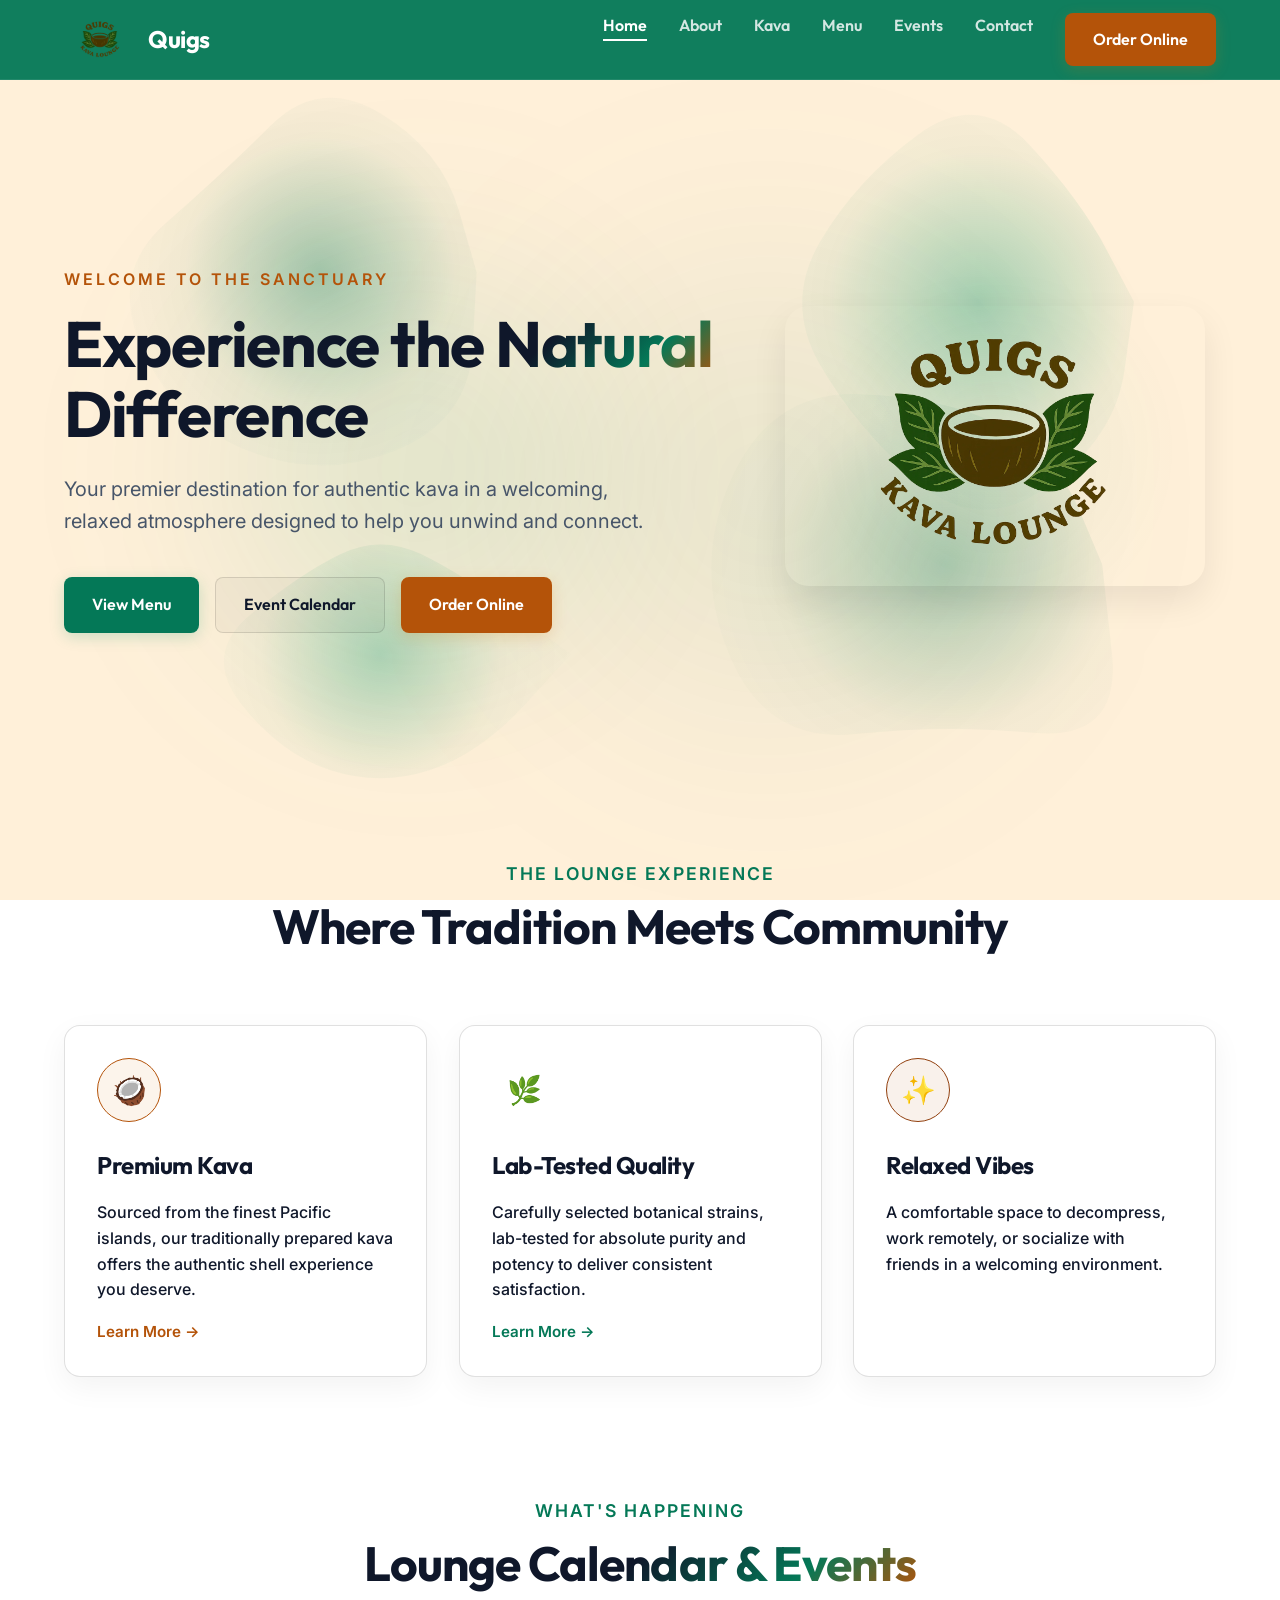
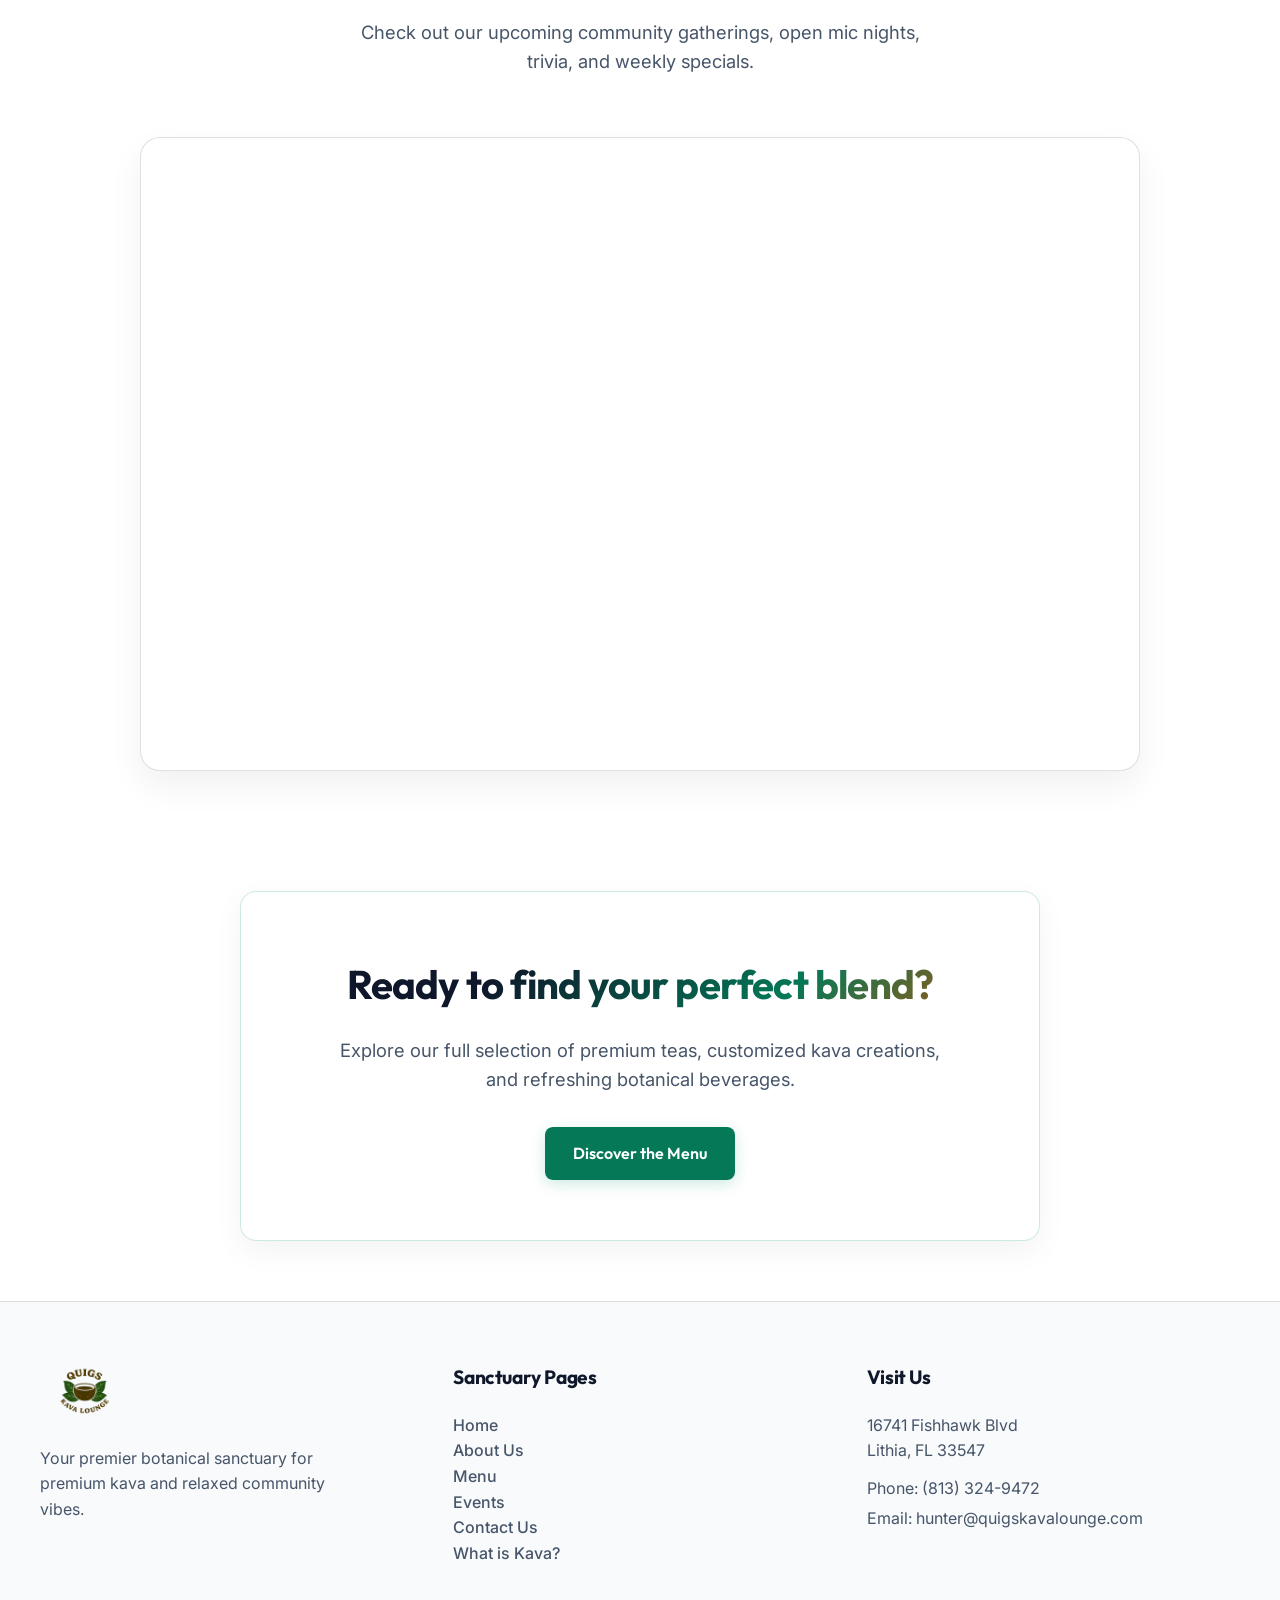
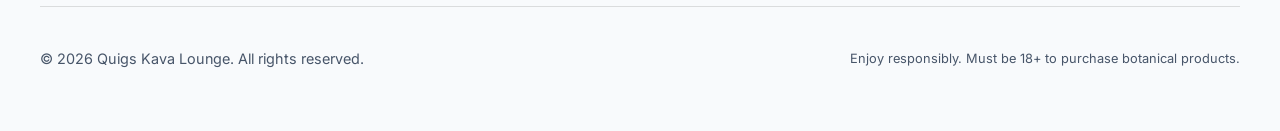
<file: index.html>
<!DOCTYPE html>
<html lang="en">
<head>
  <meta charset="UTF-8">
  <script>document.documentElement.classList.add('js')</script>
  <meta name="viewport" content="width=device-width, initial-scale=1.0">
  <title>Quigs Kava Lounge | Premium Kava, FL</title>
  <meta name="description" content="Welcome to Quigs Kava Lounge, Fishhawk's premier botanical sanctuary. Enjoy our premium noble kava, nitro cold brews, and relaxed community vibes.">
  <meta name="keywords" content="kava lounge Fishhawk FL, botanical drinks, kava bar, community lounge Tampa, noble kava shells">
  
  <!-- Open Graph / Facebook -->
  <meta property="og:type" content="website">
  <meta property="og:url" content="https://quigskavalounge.com/">
  <meta property="og:title" content="Quigs Kava Lounge | Premium Kava, FL">
  <meta property="og:description" content="Welcome to Quigs Kava Lounge, Fishhawk's premier botanical sanctuary. Enjoy our premium noble kava, nitro cold brews, and relaxed community vibes.">
  <meta property="og:image" content="assets/ChatGPT-Image-Sep-7-2025-09_18_59-PM-2 (2).webp">

  <!-- Twitter -->
  <meta property="twitter:card" content="summary_large_image">
  <meta property="twitter:url" content="https://quigskavalounge.com/">
  <meta property="twitter:title" content="Quigs Kava Lounge | Premium Kava, FL">
  <meta property="twitter:description" content="Welcome to Quigs Kava Lounge, Fishhawk's premier botanical sanctuary. Enjoy our premium noble kava, nitro cold brews, and relaxed community vibes.">
  <meta property="twitter:image" content="assets/ChatGPT-Image-Sep-7-2025-09_18_59-PM-2 (2).webp">

  <!-- Favicons -->
  <link rel="shortcut icon" href="assets/favicon.ico" type="image/x-icon">
  <link rel="icon" type="image/png" sizes="32x32" href="assets/favicon-32x32.png">
  <link rel="icon" type="image/png" sizes="16x16" href="assets/favicon-16x16.png">
  <link rel="apple-touch-icon" sizes="180x180" href="assets/apple-touch-icon.png">

  <link rel="canonical" href="https://quigskavalounge.com/index">

  <script type="application/ld+json">
  {
    "@context": "https://schema.org",
    "@type": "BarOrPub",
    "name": "Quigs Kava Lounge",
    "image": "https://quigskavalounge.com/assets/ChatGPT-Image-Sep-7-2025-09_18_59-PM-2%20(2).webp",
    "@id": "https://quigskavalounge.com/#bar",
    "url": "https://quigskavalounge.com/",
    "telephone": "+1-813-324-9472",
    "priceRange": "$$",
    "address": {
      "@type": "PostalAddress",
      "streetAddress": "16741 Fishhawk Blvd",
      "addressLocality": "Lithia",
      "addressRegion": "FL",
      "postalCode": "33547",
      "addressCountry": "US"
    },
    "geo": {
      "@type": "GeoCoordinates",
      "latitude": 27.8635,
      "longitude": -82.2155
    },
    "openingHoursSpecification": [
      {
        "@type": "OpeningHoursSpecification",
        "dayOfWeek": [
          "Monday",
          "Tuesday",
          "Wednesday",
          "Thursday",
          "Friday",
          "Saturday"
        ],
        "opens": "06:30",
        "closes": "22:00"
      },
      {
        "@type": "OpeningHoursSpecification",
        "dayOfWeek": "Sunday",
        "opens": "07:30",
        "closes": "22:00"
      }
    ],
    "sameAs": [
      "https://www.doordash.com/store/37634714?utm_source=mx_share&aw=DsOUaVheNmi1_CI4"
    ]
  }
  </script>

  <link rel="stylesheet" href="css/style.css">
  <script src="js/background.js" defer></script>
  <script src="js/main.js" defer></script>
  <!-- Google tag (gtag.js) -->
  <script async src="https://www.googletagmanager.com/gtag/js?id=G-9ZS2SCTGL8"></script>
  <script>
    window.dataLayer = window.dataLayer || [];
    function gtag(){dataLayer.push(arguments);}
    gtag('js', new Date());
    gtag('config', 'G-9ZS2SCTGL8');
  </script>

</head>
<body>
  <!-- Interactive Canvas Background -->
  <canvas id="bg-canvas"></canvas>
  <div class="bg-glow-container">
    <div class="bg-glow-1"></div>
    <div class="bg-glow-2"></div>
  </div>

  <!-- Navigation Bar -->
  <nav class="navbar">
    <div class="nav-container">
      <a href="/" class="nav-brand">
        <img src="assets/ChatGPT-Image-Sep-7-2025-09_18_59-PM-2 (2).webp" alt="Quigs Kava Lounge" class="nav-logo">
        <span class="nav-title">Quigs</span>
      </a>
      <ul class="nav-menu" id="nav-menu" aria-hidden="true">
        <li><a href="/" class="nav-link">Home</a></li>
        <li><a href="about" class="nav-link">About</a></li>
        <li><a href="kava" class="nav-link">Kava</a></li>
<li><a href="menu" class="nav-link">Menu</a></li>
        <li><a href="events" class="nav-link">Events</a></li>
        <li><a href="contact" class="nav-link">Contact</a></li>
        <li class="nav-cta-item"><a href="https://www.doordash.com/store/37634714?utm_source=mx_share&amp;aw=DsOUaVheNmi1_CI4" target="_blank" rel="noopener noreferrer" class="btn btn-amber nav-cta-btn">Order Online</a></li>
      </ul>
      <button class="menu-toggle" aria-label="Toggle Navigation" aria-expanded="false" aria-controls="nav-menu">
        <span></span>
        <span></span>
        <span></span>
      </button>
    </div>
  </nav>
  <div class="nav-overlay" id="nav-overlay" aria-hidden="true"></div>

  <!-- Content Wrapper -->
  <main class="content-wrapper">
    <!-- Hero Section -->
    <section class="container hero-grid">
      <div class="hero-content animate-on-scroll">
        <span class="hero-tag">Welcome to the Sanctuary</span>
        <h1 class="hero-title">Experience the <span class="gradient-text">Natural</span> Difference</h1>
        <p class="hero-description">Your premier destination for authentic kava in a welcoming, relaxed atmosphere designed to help you unwind and connect.</p>
        <div class="hero-actions">
          <a href="menu" class="btn btn-primary">View Menu</a>
          <a href="#calendar" class="btn btn-secondary">Event Calendar</a>
          <a href="https://www.doordash.com/store/37634714?utm_source=mx_share&amp;aw=DsOUaVheNmi1_CI4" target="_blank" rel="noopener noreferrer" class="btn btn-amber">Order Online</a>
        </div>
      </div>
      <div class="hero-media animate-on-scroll delay-2">
        <div class="hero-image-wrapper">
          <div class="hero-image-glow"></div>
          <img src="assets/ChatGPT-Image-Sep-7-2025-09_18_59-PM-2 (2).webp" alt="Quigs Kava Lounge Logo" class="hero-image">
        </div>
      </div>
    </section>

    <!-- Value Pillars Section -->
    <section class="container">
      <div class="section-title-wrapper animate-on-scroll">
        <span class="section-subtitle">The Lounge Experience</span>
        <h2 class="section-title">Where Tradition Meets Community</h2>
      </div>
      <div class="feature-grid">
        <div class="glass-card animate-on-scroll delay-1">
          <div class="feature-icon icon-kava">🥥</div>
          <h3 class="feature-title">Premium Kava</h3>
          <p class="feature-desc" style="margin-bottom: 16px;">Sourced from the finest Pacific islands, our traditionally prepared kava offers the authentic shell experience you deserve.</p>
          <a href="kava" style="color: var(--amber); font-weight: 600; text-decoration: none; font-size: 0.95rem; display: inline-flex; align-items: center; gap: 4px;">Learn More &rarr;</a>
        </div>
        <div class="glass-card animate-on-scroll delay-2">
          <div class="feature-icon icon-quality">🌿</div>
          <h3 class="feature-title">Lab-Tested Quality</h3>
          <p class="feature-desc" style="margin-bottom: 16px;">Carefully selected botanical strains, lab-tested for absolute purity and potency to deliver consistent satisfaction.</p>
          <a href="about" style="color: var(--emerald); font-weight: 600; text-decoration: none; font-size: 0.95rem; display: inline-flex; align-items: center; gap: 4px;">Learn More &rarr;</a>
        </div>
        <div class="glass-card animate-on-scroll delay-3">
          <div class="feature-icon icon-vibes">✨</div>
          <h3 class="feature-title">Relaxed Vibes</h3>
          <p class="feature-desc">A comfortable space to decompress, work remotely, or socialize with friends in a welcoming environment.</p>
        </div>
      </div>
    </section>

    <!-- Calendar / Events Section -->
    <section id="calendar" class="container">
      <div class="section-title-wrapper animate-on-scroll">
        <span class="section-subtitle">What's Happening</span>
        <h2 class="section-title">Lounge <span class="gradient-text">Calendar & Events</span></h2>
        <p style="color: var(--text-muted); font-size: 1.15rem; margin-top: 16px; max-width: 600px; margin-left: auto; margin-right: auto;">Check out our upcoming community gatherings, open mic nights, trivia, and weekly specials.</p>
      </div>
      
      <div class="calendar-card animate-on-scroll" style="margin-top: 32px;">
        <iframe title="Google Calendar - Quigs Kava Lounge" src="https://calendar.google.com/calendar/embed?src=quigskavalounge%40gmail.com&amp;ctz=America%2FNew_York" class="calendar-iframe" loading="lazy" referrerpolicy="no-referrer-when-downgrade"></iframe>
      </div>
    </section>

    <!-- Quick CTA Section -->
    <section class="container animate-on-scroll">
      <div class="glass-card" style="text-align: center; max-width: 800px; margin: 0 auto; padding: 60px 40px; border-color: rgba(5, 150, 105, 0.2);">
        <h2 class="gradient-text" style="font-size: 2.5rem; margin-bottom: 20px;">Ready to find your perfect blend?</h2>
        <p style="color: var(--text-muted); font-size: 1.15rem; margin-bottom: 32px; max-width: 600px; margin-left: auto; margin-right: auto;">Explore our full selection of premium teas, customized kava creations, and refreshing botanical beverages.</p>
        <a href="menu" class="btn btn-primary">Discover the Menu</a>
      </div>
    </section>
  </main>

  <!-- Footer -->
  <footer class="footer">
    <div class="footer-container">
      <div class="footer-col">
        <img src="assets/ChatGPT-Image-Sep-7-2025-09_18_59-PM-2 (2).webp" alt="Quigs Kava Lounge" class="footer-brand-logo">
        <p class="footer-desc">Your premier botanical sanctuary for premium kava and relaxed community vibes.</p>
      </div>
      <div class="footer-col">
        <h4 class="footer-title">Sanctuary Pages</h4>
        <ul class="footer-links">
          <li><a href="/">Home</a></li>
          <li><a href="about">About Us</a></li>
          <li><a href="menu">Menu</a></li>
          <li><a href="events">Events</a></li>
          <li><a href="contact">Contact Us</a></li>
          <li><a href="kava">What is Kava?</a></li>
</ul>
      </div>
      <div class="footer-col">
        <h4 class="footer-title">Visit Us</h4>
        <p class="footer-desc" style="margin-bottom: 12px;">16741 Fishhawk Blvd<br>Lithia, FL 33547</p>
        <p class="footer-desc" style="margin-bottom: 4px;">Phone: (813) 324-9472</p>
        <p class="footer-desc">Email: hunter@quigskavalounge.com</p>
      </div>
    </div>
    <div class="footer-bottom">
      <p>© 2026 Quigs Kava Lounge. All rights reserved.</p>
      <p class="footer-notice">Enjoy responsibly. Must be 18+ to purchase botanical products.</p>
    </div>
  </footer>
</body>
</html>
</file>
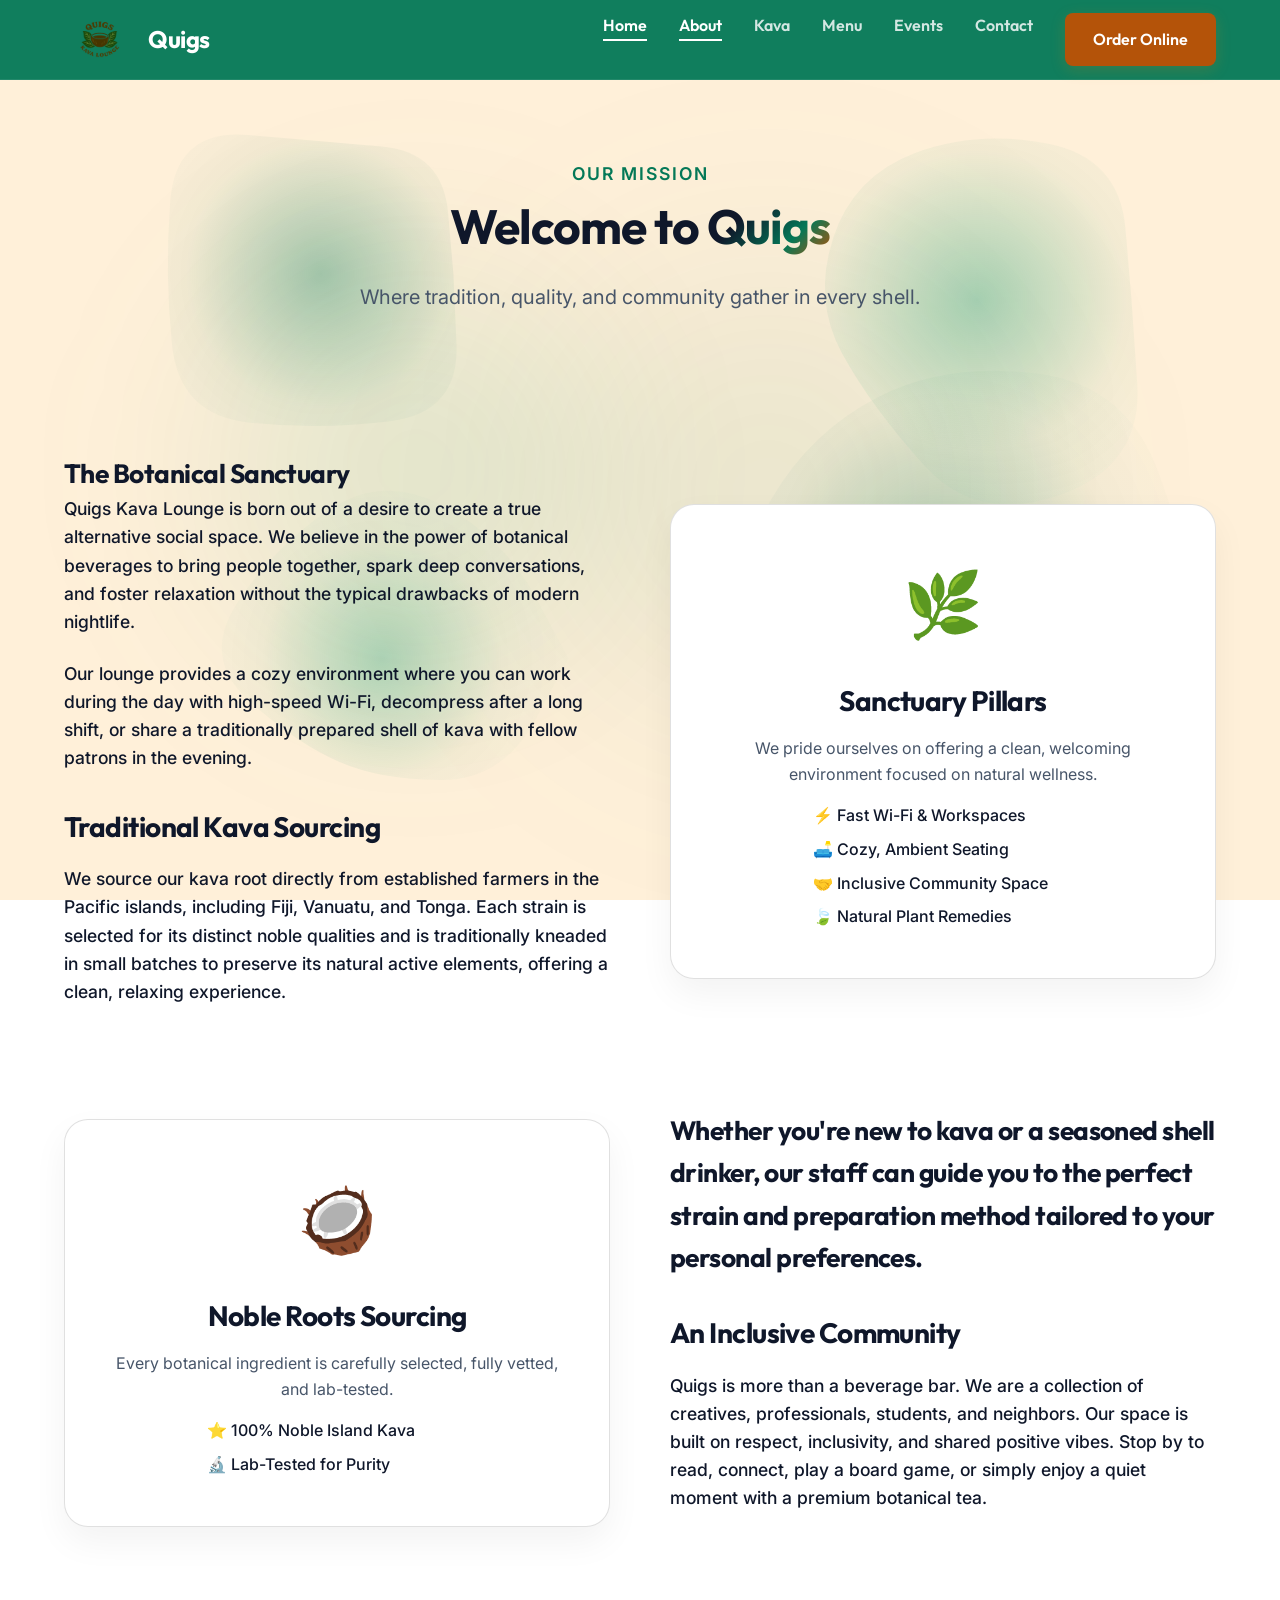
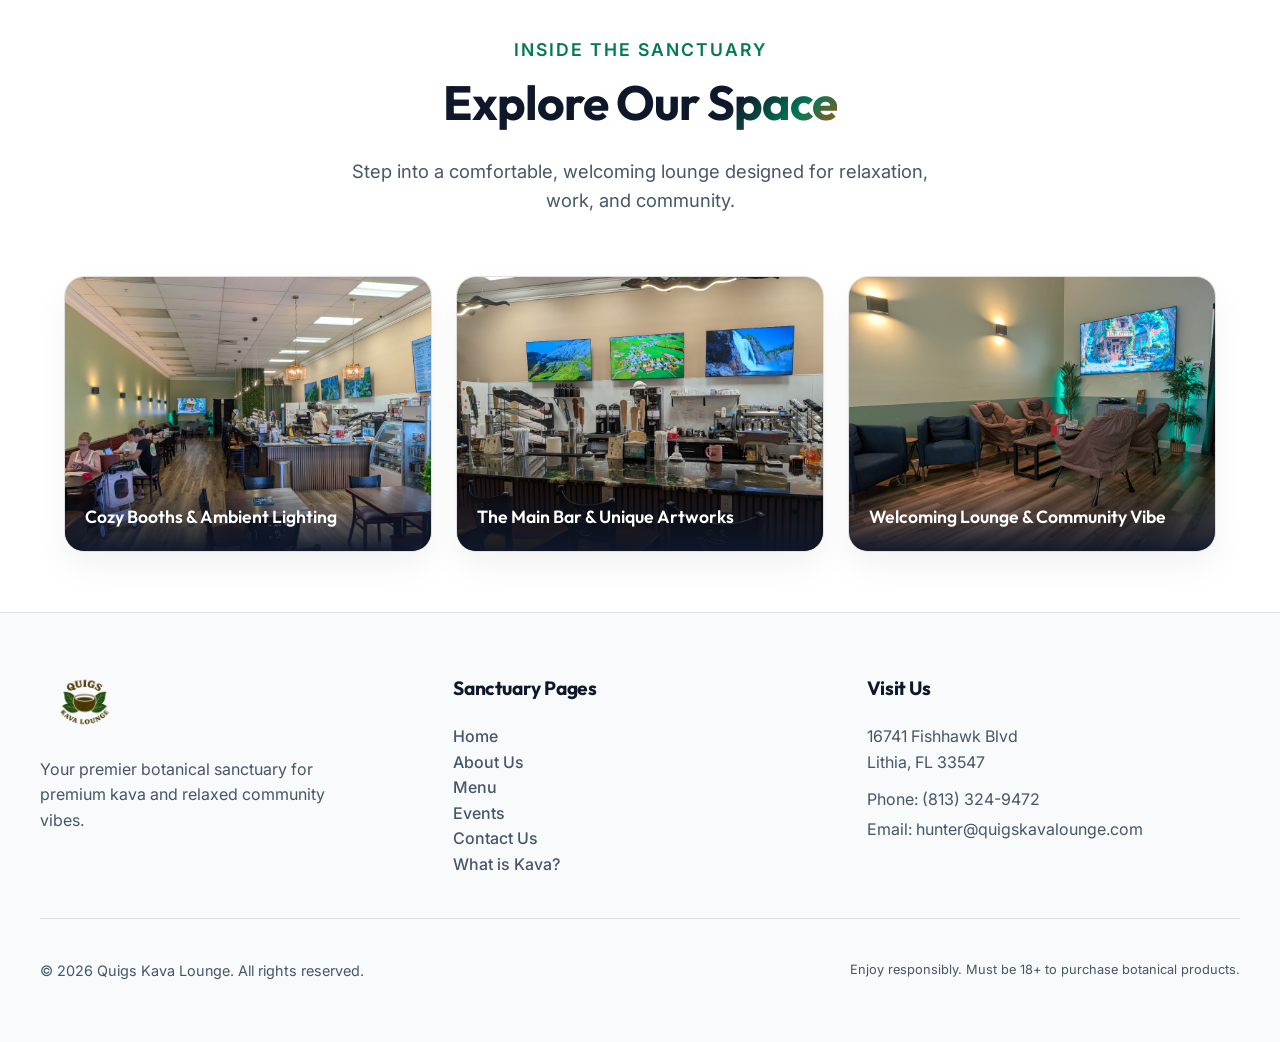
<file: about.html>
<!DOCTYPE html>
<html lang="en">
<head>
  <meta charset="UTF-8">
  <script>document.documentElement.classList.add('js')</script>
  <meta name="viewport" content="width=device-width, initial-scale=1.0">
  <title>About Our Sanctuary | Quigs Kava Lounge</title>
  <meta name="description" content="Learn about Quigs Kava Lounge. Discover our mission to provide a relaxing, premium botanical sanctuary with high-quality, lab-tested kava.">
  <meta name="keywords" content="about Quigs Kava, botanical sanctuary Fishhawk, kava source, relaxing lounge">
  
  <!-- Open Graph / Facebook -->
  <meta property="og:type" content="website">
  <meta property="og:url" content="https://quigskavalounge.com/about">
  <meta property="og:title" content="About Our Sanctuary | Quigs Kava Lounge">
  <meta property="og:description" content="Learn about Quigs Kava Lounge. Discover our mission to provide a relaxing, premium botanical sanctuary with high-quality, lab-tested kava.">
  <meta property="og:image" content="assets/ChatGPT-Image-Sep-7-2025-09_18_59-PM-2 (2).webp">

  <!-- Twitter -->
  <meta property="twitter:card" content="summary_large_image">
  <meta property="twitter:url" content="https://quigskavalounge.com/about">
  <meta property="twitter:title" content="About Our Sanctuary | Quigs Kava Lounge">
  <meta property="twitter:description" content="Learn about Quigs Kava Lounge. Discover our mission to provide a relaxing, premium botanical sanctuary with high-quality, lab-tested kava.">
  <meta property="twitter:image" content="assets/ChatGPT-Image-Sep-7-2025-09_18_59-PM-2 (2).webp">

  <!-- Favicons -->
  <link rel="shortcut icon" href="assets/favicon.ico" type="image/x-icon">
  <link rel="icon" type="image/png" sizes="32x32" href="assets/favicon-32x32.png">
  <link rel="icon" type="image/png" sizes="16x16" href="assets/favicon-16x16.png">
  <link rel="apple-touch-icon" sizes="180x180" href="assets/apple-touch-icon.png">

  <link rel="canonical" href="https://quigskavalounge.com/about">

  <link rel="stylesheet" href="css/style.css">
  <script src="js/background.js" defer></script>
  <script src="js/main.js" defer></script>
  <!-- Google tag (gtag.js) -->
  <script async src="https://www.googletagmanager.com/gtag/js?id=G-9ZS2SCTGL8"></script>
  <script>
    window.dataLayer = window.dataLayer || [];
    function gtag(){dataLayer.push(arguments);}
    gtag('js', new Date());
    gtag('config', 'G-9ZS2SCTGL8');
  </script>

</head>
<body>
  <!-- Interactive Canvas Background -->
  <canvas id="bg-canvas"></canvas>
  <div class="bg-glow-container">
    <div class="bg-glow-1"></div>
    <div class="bg-glow-2"></div>
  </div>

  <!-- Navigation Bar -->
  <nav class="navbar">
    <div class="nav-container">
      <a href="/" class="nav-brand">
        <img src="assets/ChatGPT-Image-Sep-7-2025-09_18_59-PM-2 (2).webp" alt="Quigs Kava Lounge" class="nav-logo">
        <span class="nav-title">Quigs</span>
      </a>
      <ul class="nav-menu" id="nav-menu" aria-hidden="true">
        <li><a href="/" class="nav-link">Home</a></li>
        <li><a href="about" class="nav-link">About</a></li>
        <li><a href="kava" class="nav-link">Kava</a></li>
<li><a href="menu" class="nav-link">Menu</a></li>
        <li><a href="events" class="nav-link">Events</a></li>
        <li><a href="contact" class="nav-link">Contact</a></li>
        <li class="nav-cta-item"><a href="https://www.doordash.com/store/37634714?utm_source=mx_share&amp;aw=DsOUaVheNmi1_CI4" target="_blank" rel="noopener noreferrer" class="btn btn-amber nav-cta-btn">Order Online</a></li>
      </ul>
      <button class="menu-toggle" aria-label="Toggle Navigation" aria-expanded="false" aria-controls="nav-menu">
        <span></span>
        <span></span>
        <span></span>
      </button>
    </div>
  </nav>
  <div class="nav-overlay" id="nav-overlay" aria-hidden="true"></div>

  <!-- Content Wrapper -->
  <main class="content-wrapper">
    <!-- Hero Header -->
    <section class="container" style="padding-bottom: 20px;">
      <div class="section-title-wrapper animate-on-scroll">
        <span class="section-subtitle">Our Mission</span>
        <h1 class="section-title">Welcome to <span class="gradient-text">Quigs</span></h1>
        <p style="color: var(--text-muted); font-size: 1.25rem; margin-top: 16px; max-width: 600px; margin-left: auto; margin-right: auto;">Where tradition, quality, and community gather in every shell.</p>
      </div>
    </section>

    <!-- Detailed Columns -->
    <section class="container">
      <div class="about-columns">
        <div class="about-text animate-on-scroll">
          <h2>The Botanical Sanctuary</h2>
          <p>Quigs Kava Lounge is born out of a desire to create a true alternative social space. We believe in the power of botanical beverages to bring people together, spark deep conversations, and foster relaxation without the typical drawbacks of modern nightlife.</p>
          <p>Our lounge provides a cozy environment where you can work during the day with high-speed Wi-Fi, decompress after a long shift, or share a traditionally prepared shell of kava with fellow patrons in the evening.</p>
          
          <h3>Traditional Kava Sourcing</h3>
          <p>We source our kava root directly from established farmers in the Pacific islands, including Fiji, Vanuatu, and Tonga. Each strain is selected for its distinct noble qualities and is traditionally kneaded in small batches to preserve its natural active elements, offering a clean, relaxing experience.</p>
        </div>
        <div class="about-visual animate-on-scroll delay-2">
          <div class="about-card-placeholder">
            <span class="about-card-icon">🌿</span>
            <h3 style="font-size: 1.75rem; margin-bottom: 12px;">Sanctuary Pillars</h3>
            <p style="color: var(--text-muted); margin-bottom: 16px;">We pride ourselves on offering a clean, welcoming environment focused on natural wellness.</p>
            <div style="text-align: left; max-width: 260px; margin: 0 auto; display: flex; flex-direction: column; gap: 8px; font-weight: 500;">
              <div>⚡ Fast Wi-Fi & Workspaces</div>
              <div>🛋️ Cozy, Ambient Seating</div>
              <div>🤝 Inclusive Community Space</div>
              <div>🍃 Natural Plant Remedies</div>
            </div>
          </div>
        </div>
      </div>
    </section>

    <!-- Second Row -->
    <section class="container" style="padding-top: 20px;">
      <div class="about-columns" style="direction: rtl;">
        <!-- Direction RTL to alternate layouts, child elements reset text-align -->
        <div class="about-text animate-on-scroll" style="direction: ltr; text-align: left;">
          <h2>Whether you're new to kava or a seasoned shell drinker, our staff can guide you to the perfect strain and preparation method tailored to your personal preferences.</h2>
          
          <h3>An Inclusive Community</h3>
          <p>Quigs is more than a beverage bar. We are a collection of creatives, professionals, students, and neighbors. Our space is built on respect, inclusivity, and shared positive vibes. Stop by to read, connect, play a board game, or simply enjoy a quiet moment with a premium botanical tea.</p>
        </div>
        <div class="about-visual animate-on-scroll delay-2" style="direction: ltr;">
          <div class="about-card-placeholder">
            <span class="about-card-icon">🥥</span>
            <h3 style="font-size: 1.75rem; margin-bottom: 12px;">Noble Roots Sourcing</h3>
            <p style="color: var(--text-muted); margin-bottom: 16px;">Every botanical ingredient is carefully selected, fully vetted, and lab-tested.</p>
            <div style="text-align: left; max-width: 260px; margin: 0 auto; display: flex; flex-direction: column; gap: 8px; font-weight: 500;">
              <div>⭐ 100% Noble Island Kava</div>
              <div>🔬 Lab-Tested for Purity</div>
            </div>
          </div>
        </div>
      </div>
    </section>

    <section class="container" style="padding-top: 40px; padding-bottom: 60px;">
      <div class="section-title-wrapper animate-on-scroll">
        <span class="section-subtitle">Inside the Sanctuary</span>
        <h2 class="section-title">Explore Our <span class="gradient-text">Space</span></h2>
        <p style="color: var(--text-muted); font-size: 1.15rem; margin-top: 16px; max-width: 600px; margin-left: auto; margin-right: auto;">Step into a comfortable, welcoming lounge designed for relaxation, work, and community.</p>
      </div>
      
      <div class="lounge-gallery animate-on-scroll">
        <div class="gallery-item">
          <img src="assets/lounge_interior_1.jpg" alt="Quigs Kava Lounge cozy booth seating and vibrant neon uplighting" class="gallery-img">
          <div class="gallery-caption">Cozy Booths & Ambient Lighting</div>
        </div>
        <div class="gallery-item">
          <img src="assets/lounge_interior_2.jpg" alt="Quigs Kava Lounge bar area and wooden sphere sculpture" class="gallery-img">
          <div class="gallery-caption">The Main Bar & Unique Artworks</div>
        </div>
        <div class="gallery-item">
          <img src="assets/lounge_interior_3.jpg" alt="Quigs Kava Lounge spacious interior looking towards the front entrance" class="gallery-img">
          <div class="gallery-caption">Welcoming Lounge & Community Vibe</div>
        </div>
      </div>
    </section>
  </main>

  <!-- Footer -->
  <footer class="footer">
    <div class="footer-container">
      <div class="footer-col">
        <img src="assets/ChatGPT-Image-Sep-7-2025-09_18_59-PM-2 (2).webp" alt="Quigs Kava Lounge" class="footer-brand-logo">
        <p class="footer-desc">Your premier botanical sanctuary for premium kava and relaxed community vibes.</p>
      </div>
      <div class="footer-col">
        <h4 class="footer-title">Sanctuary Pages</h4>
        <ul class="footer-links">
          <li><a href="/">Home</a></li>
          <li><a href="about">About Us</a></li>
          <li><a href="menu">Menu</a></li>
          <li><a href="events">Events</a></li>
          <li><a href="contact">Contact Us</a></li>
          <li><a href="kava">What is Kava?</a></li>
</ul>
      </div>
      <div class="footer-col">
        <h4 class="footer-title">Visit Us</h4>
        <p class="footer-desc" style="margin-bottom: 12px;">16741 Fishhawk Blvd<br>Lithia, FL 33547</p>
        <p class="footer-desc" style="margin-bottom: 4px;">Phone: (813) 324-9472</p>
        <p class="footer-desc">Email: hunter@quigskavalounge.com</p>
      </div>
    </div>
    <div class="footer-bottom">
      <p>© 2026 Quigs Kava Lounge. All rights reserved.</p>
      <p class="footer-notice">Enjoy responsibly. Must be 18+ to purchase botanical products.</p>
    </div>
  </footer>
</body>
</html>
</file>
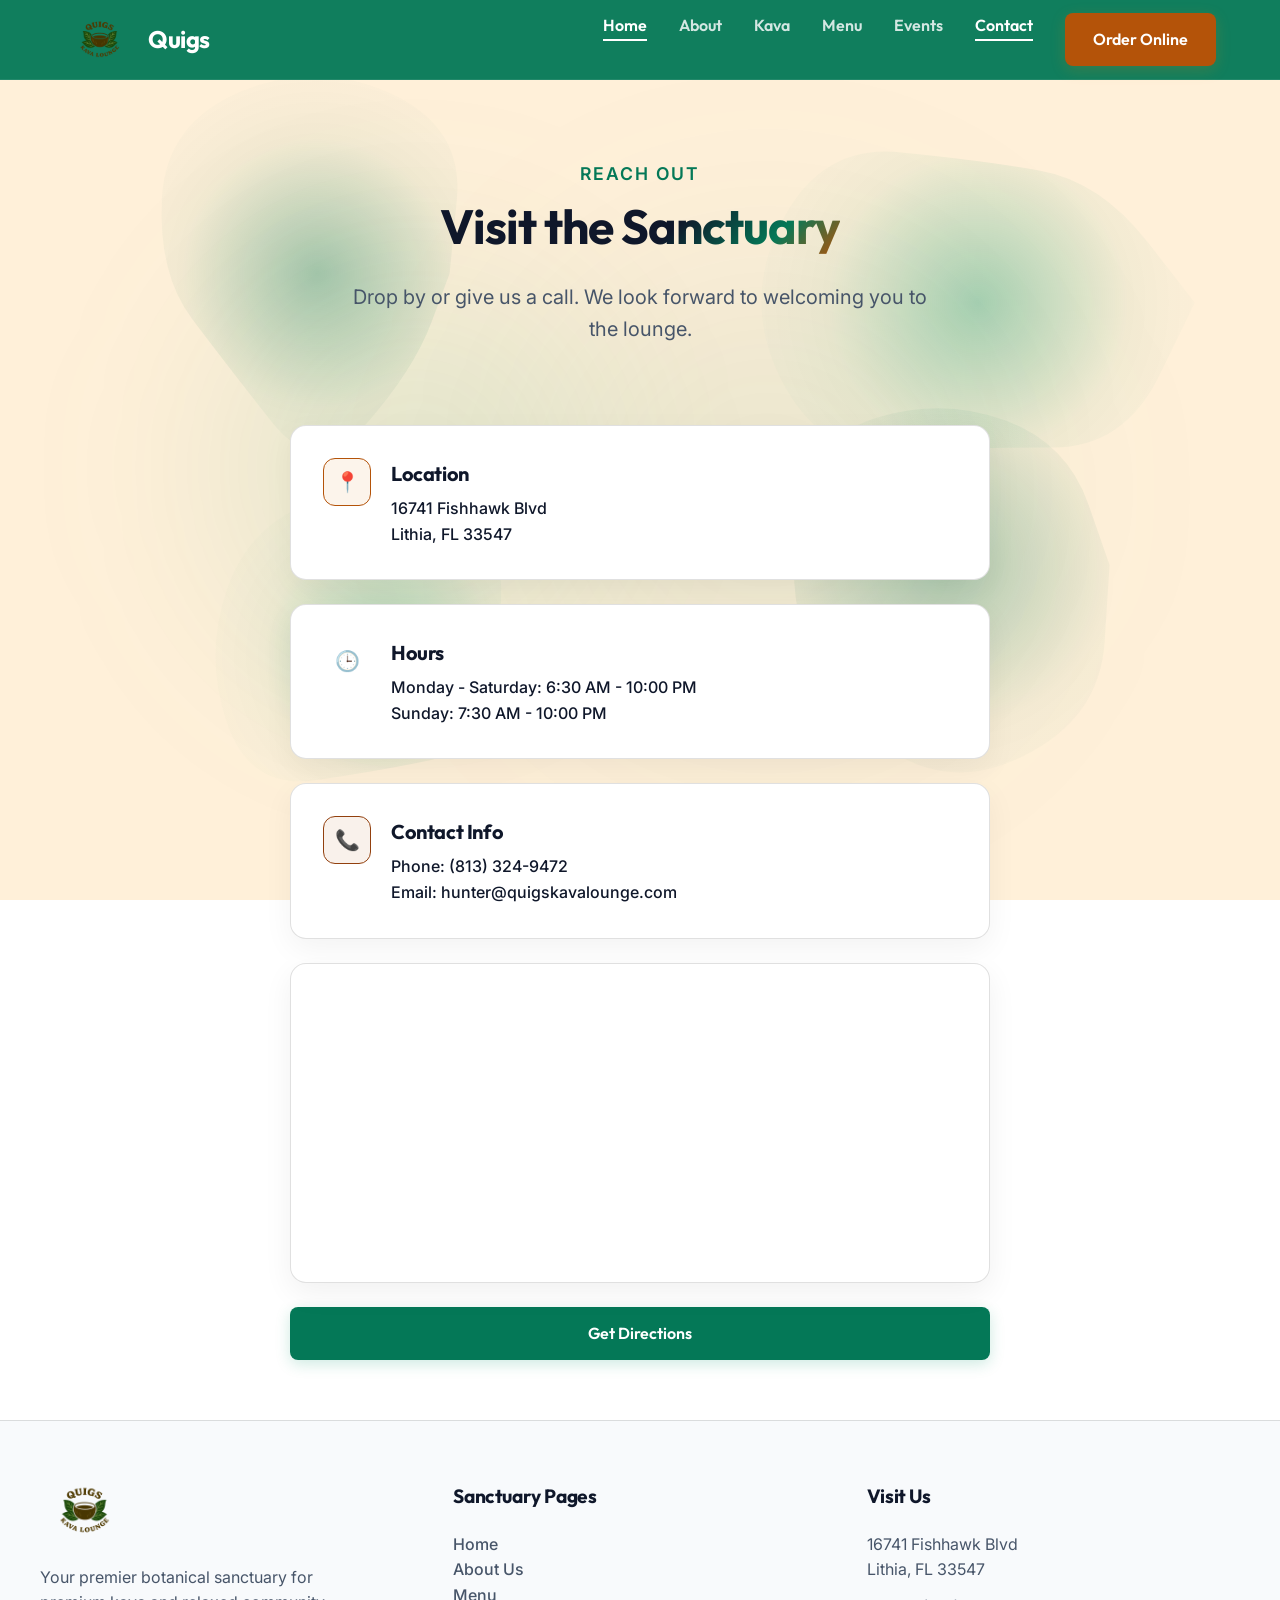
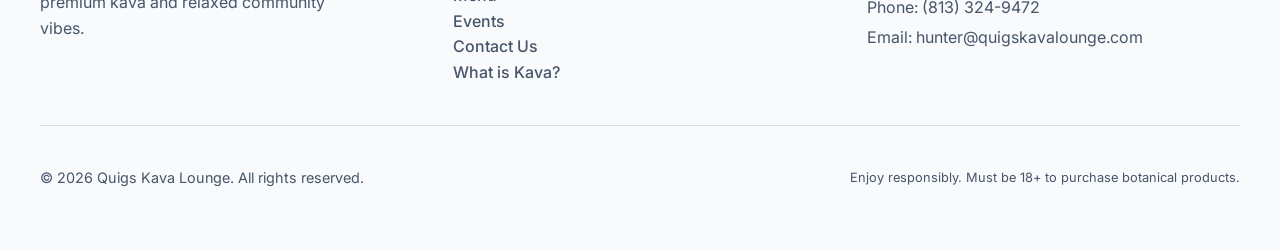
<file: contact.html>
<!DOCTYPE html>
<html lang="en">
<head>
  <meta charset="UTF-8">
  <script>document.documentElement.classList.add('js')</script>
  <meta name="viewport" content="width=device-width, initial-scale=1.0">
  <title>Visit Our Sanctuary | Contact Us | Quigs Kava Lounge</title>
  <meta name="description" content="Find Quigs Kava Lounge in Lithia, FL. Get directions, view our hours of operation, call us, or email us. We look forward to welcoming you to the lounge.">
  <meta name="keywords" content="Quigs Kava lounge address, kava bar hours Fishhawk, contact Quigs Kava, directions to kava bar">
  
  <!-- Open Graph / Facebook -->
  <meta property="og:type" content="website">
  <meta property="og:url" content="https://quigskavalounge.com/contact">
  <meta property="og:title" content="Visit Our Sanctuary | Contact Us | Quigs Kava Lounge">
  <meta property="og:description" content="Find Quigs Kava Lounge in Lithia, FL. Get directions, view our hours of operation, call us, or email us. We look forward to welcoming you to the lounge.">
  <meta property="og:image" content="assets/ChatGPT-Image-Sep-7-2025-09_18_59-PM-2 (2).webp">

  <!-- Twitter -->
  <meta property="twitter:card" content="summary_large_image">
  <meta property="twitter:url" content="https://quigskavalounge.com/contact">
  <meta property="twitter:title" content="Visit Our Sanctuary | Contact Us | Quigs Kava Lounge">
  <meta property="twitter:description" content="Find Quigs Kava Lounge in Lithia, FL. Get directions, view our hours of operation, call us, or email us. We look forward to welcoming you to the lounge.">
  <meta property="twitter:image" content="assets/ChatGPT-Image-Sep-7-2025-09_18_59-PM-2 (2).webp">

  <!-- Favicons -->
  <link rel="shortcut icon" href="assets/favicon.ico" type="image/x-icon">
  <link rel="icon" type="image/png" sizes="32x32" href="assets/favicon-32x32.png">
  <link rel="icon" type="image/png" sizes="16x16" href="assets/favicon-16x16.png">
  <link rel="apple-touch-icon" sizes="180x180" href="assets/apple-touch-icon.png">

  <link rel="canonical" href="https://quigskavalounge.com/contact">

  <link rel="stylesheet" href="css/style.css">
  <script src="js/background.js" defer></script>
  <script src="js/main.js" defer></script>
  <!-- Google tag (gtag.js) -->
  <script async src="https://www.googletagmanager.com/gtag/js?id=G-9ZS2SCTGL8"></script>
  <script>
    window.dataLayer = window.dataLayer || [];
    function gtag(){dataLayer.push(arguments);}
    gtag('js', new Date());
    gtag('config', 'G-9ZS2SCTGL8');
  </script>

</head>
<body>
  <!-- Interactive Canvas Background -->
  <canvas id="bg-canvas"></canvas>
  <div class="bg-glow-container">
    <div class="bg-glow-1"></div>
    <div class="bg-glow-2"></div>
  </div>

  <!-- Navigation Bar -->
  <nav class="navbar">
    <div class="nav-container">
      <a href="/" class="nav-brand">
        <img src="assets/ChatGPT-Image-Sep-7-2025-09_18_59-PM-2 (2).webp" alt="Quigs Kava Lounge" class="nav-logo">
        <span class="nav-title">Quigs</span>
      </a>
      <ul class="nav-menu" id="nav-menu" aria-hidden="true">
        <li><a href="/" class="nav-link">Home</a></li>
        <li><a href="about" class="nav-link">About</a></li>
        <li><a href="kava" class="nav-link">Kava</a></li>
<li><a href="menu" class="nav-link">Menu</a></li>
        <li><a href="events" class="nav-link">Events</a></li>
        <li><a href="contact" class="nav-link">Contact</a></li>
        <li class="nav-cta-item"><a href="https://www.doordash.com/store/37634714?utm_source=mx_share&amp;aw=DsOUaVheNmi1_CI4" target="_blank" rel="noopener noreferrer" class="btn btn-amber nav-cta-btn">Order Online</a></li>
      </ul>
      <button class="menu-toggle" aria-label="Toggle Navigation" aria-expanded="false" aria-controls="nav-menu">
        <span></span>
        <span></span>
        <span></span>
      </button>
    </div>
  </nav>
  <div class="nav-overlay" id="nav-overlay" aria-hidden="true"></div>

  <!-- Content Wrapper -->
  <main class="content-wrapper">
    <section class="container" style="padding-bottom: 20px;">
      <div class="section-title-wrapper animate-on-scroll">
        <span class="section-subtitle">Reach Out</span>
        <h1 class="section-title">Visit the <span class="gradient-text">Sanctuary</span></h1>
        <p style="color: var(--text-muted); font-size: 1.25rem; margin-top: 16px; max-width: 600px; margin-left: auto; margin-right: auto;">Drop by or give us a call. We look forward to welcoming you to the lounge.</p>
      </div>
    </section>

    <!-- Contact details and map layout -->
    <section class="container" style="padding-top: 0;">
      <div class="contact-single-layout" style="max-width: 700px; margin: 0 auto;">
        <!-- Info Column -->
        <div class="contact-info-column animate-on-scroll">
          <div class="glass-card info-item-box">
            <div class="info-icon-wrapper icon-kava">📍</div>
            <div>
              <h3 class="info-title">Location</h3>
              <p class="info-text">16741 Fishhawk Blvd<br>Lithia, FL 33547</p>
            </div>
          </div>

          <div class="glass-card info-item-box">
            <div class="info-icon-wrapper icon-">🕒</div>
            <div>
              <h3 class="info-title">Hours</h3>
              <p class="info-text">Monday - Saturday: 6:30 AM - 10:00 PM</p>
              <p class="info-text">Sunday: 7:30 AM - 10:00 PM</p>
            </div>
          </div>

          <div class="glass-card info-item-box">
            <div class="info-icon-wrapper icon-vibes">📞</div>
            <div>
              <h3 class="info-title">Contact Info</h3>
              <p class="info-text">Phone: (813) 324-9472</p>
              <p class="info-text">Email: hunter@quigskavalounge.com</p>
            </div>
          </div>

          <div class="glass-card map-card">
            <iframe title="Google Map - Quigs Kava Lounge" src="https://www.google.com/maps?q=16741%20Fishhawk%20Blvd%2C%20Lithia%2C%20FL%2033547&amp;output=embed" class="map-iframe" loading="lazy" allowfullscreen="" referrerpolicy="no-referrer-when-downgrade"></iframe>
          </div>

          <a href="https://www.google.com/maps/dir/?api=1&amp;destination=16741%20Fishhawk%20Blvd%2C%20Lithia%2C%20FL%2033547" target="_blank" rel="noopener noreferrer" class="btn btn-primary" style="width: 100%;">
            Get Directions
          </a>
        </div>
      </div>
    </section>
  </main>

  <!-- Footer -->
  <footer class="footer">
    <div class="footer-container">
      <div class="footer-col">
        <img src="assets/ChatGPT-Image-Sep-7-2025-09_18_59-PM-2 (2).webp" alt="Quigs Kava Lounge" class="footer-brand-logo">
        <p class="footer-desc">Your premier botanical sanctuary for premium kava and relaxed community vibes.</p>
      </div>
      <div class="footer-col">
        <h4 class="footer-title">Sanctuary Pages</h4>
        <ul class="footer-links">
          <li><a href="/">Home</a></li>
          <li><a href="about">About Us</a></li>
          <li><a href="menu">Menu</a></li>
          <li><a href="events">Events</a></li>
          <li><a href="contact">Contact Us</a></li>
          <li><a href="kava">What is Kava?</a></li>
</ul>
      </div>
      <div class="footer-col">
        <h4 class="footer-title">Visit Us</h4>
        <p class="footer-desc" style="margin-bottom: 12px;">16741 Fishhawk Blvd<br>Lithia, FL 33547</p>
        <p class="footer-desc" style="margin-bottom: 4px;">Phone: (813) 324-9472</p>
        <p class="footer-desc">Email: hunter@quigskavalounge.com</p>
      </div>
    </div>
    <div class="footer-bottom">
      <p>© 2026 Quigs Kava Lounge. All rights reserved.</p>
      <p class="footer-notice">Enjoy responsibly. Must be 18+ to purchase botanical products.</p>
    </div>
  </footer>
</body>
</html>
</file>
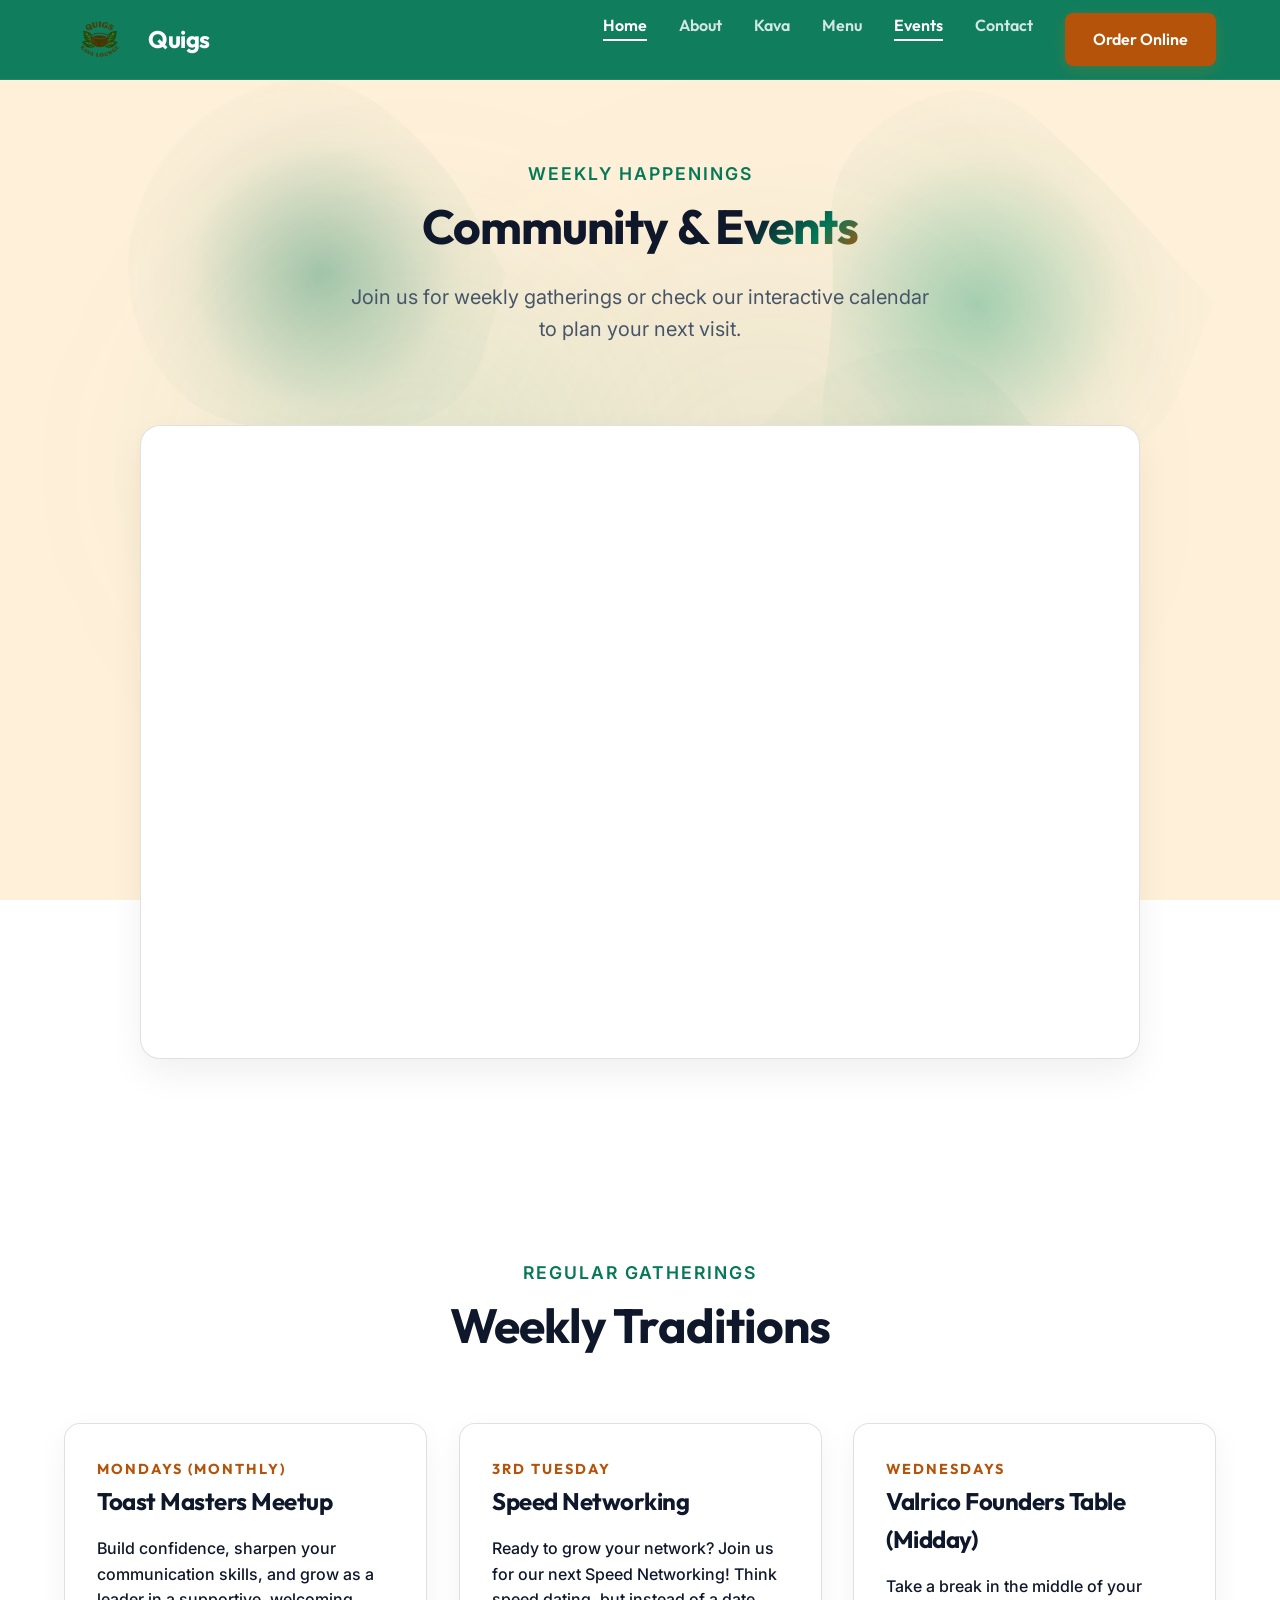
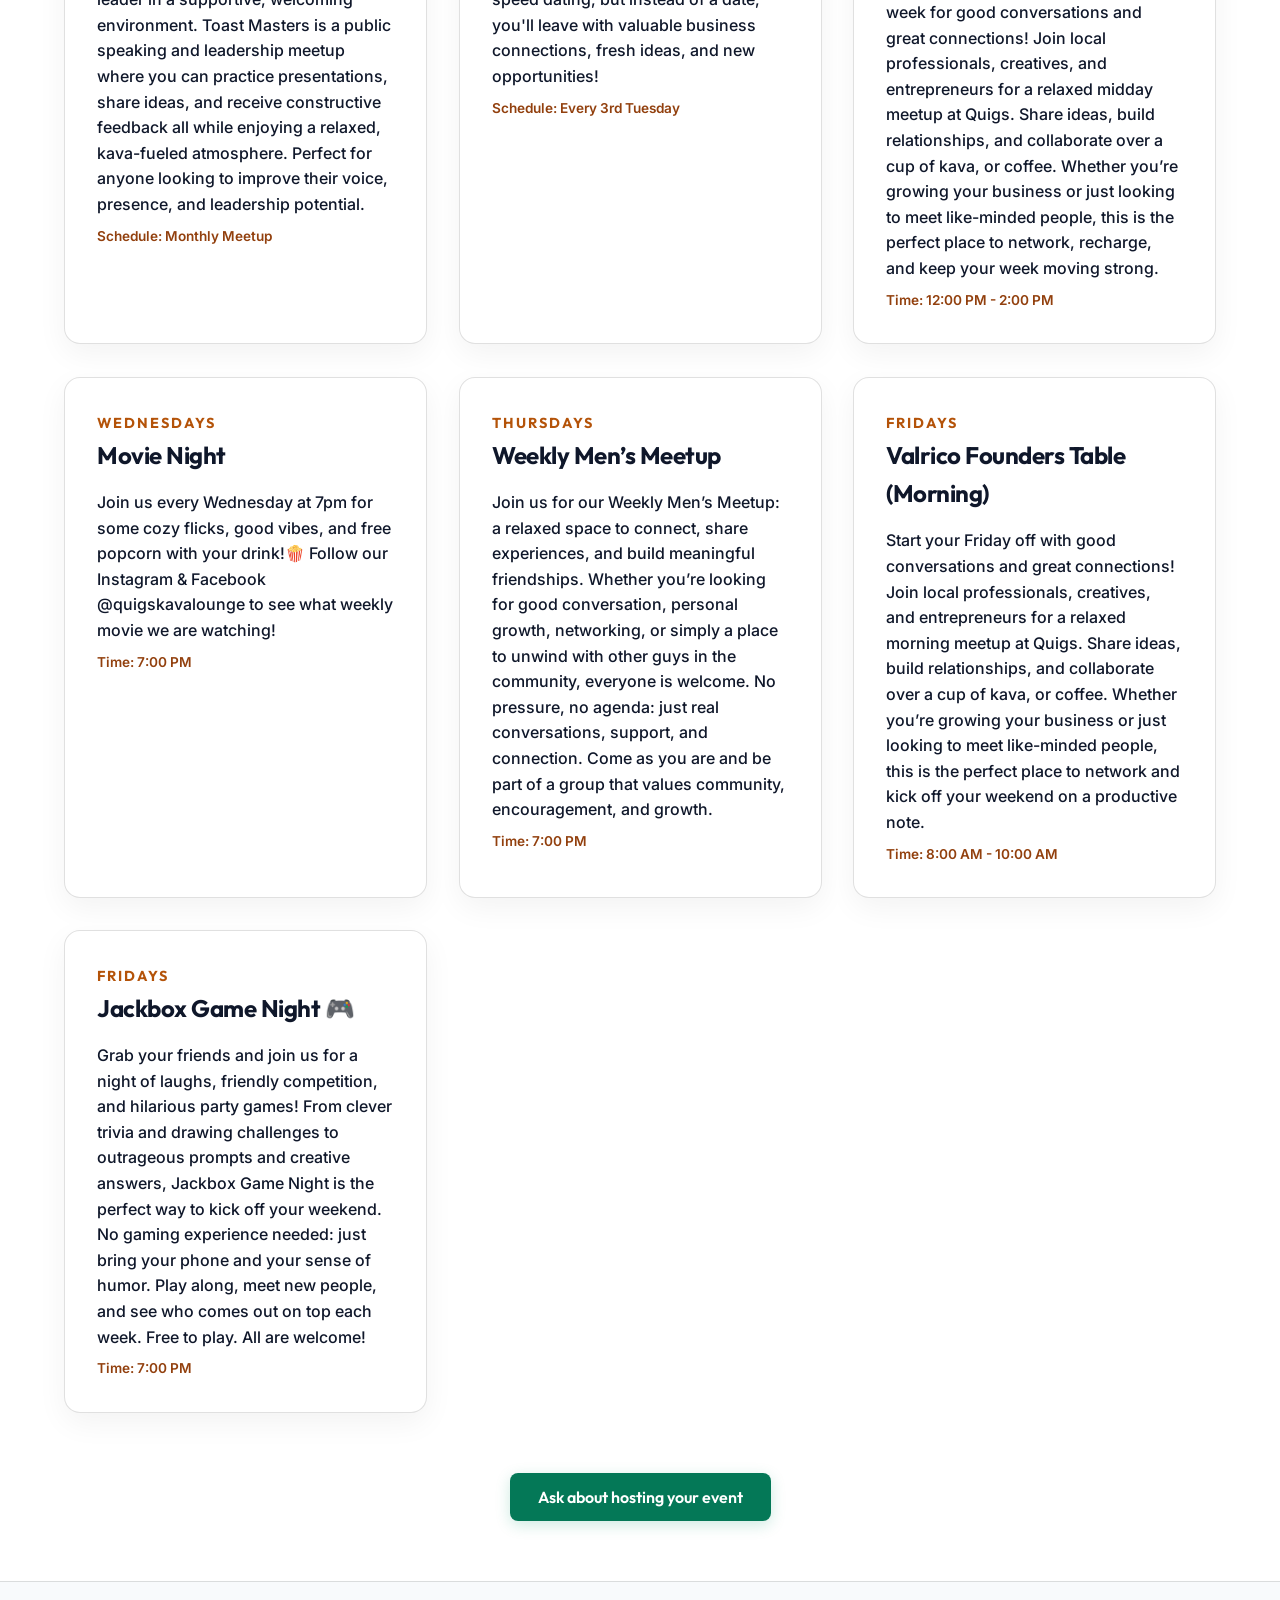
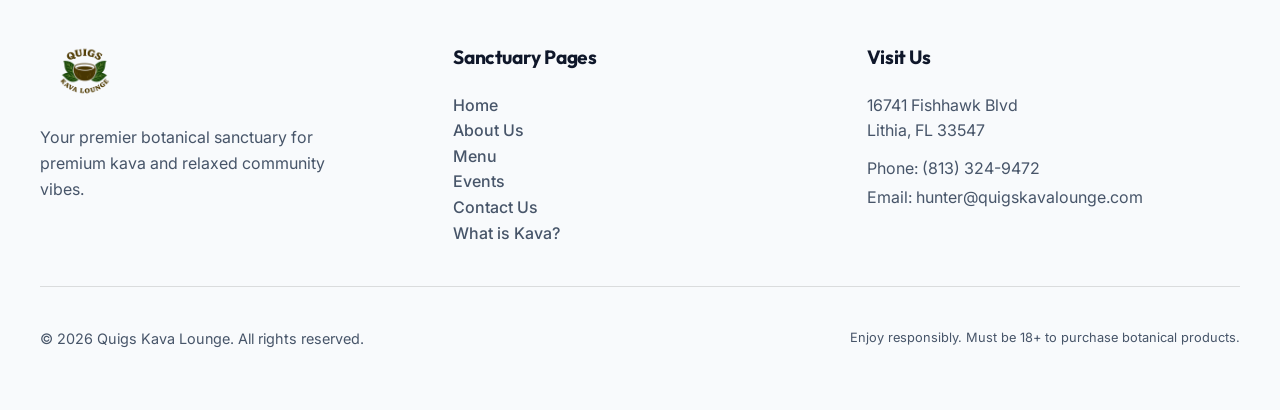
<file: events.html>
<!DOCTYPE html>
<html lang="en">
<head>
  <meta charset="UTF-8">
  <script>document.documentElement.classList.add('js')</script>
  <meta name="viewport" content="width=device-width, initial-scale=1.0">
  <title>Community Events & Happenings | Quigs Kava Lounge</title>
  <meta name="description" content="Join us for community events, live music, open mic nights, and game days at Quigs Kava Lounge. Find your vibe and connect with local friends in Fishhawk.">
  <meta name="keywords" content="kava lounge events Fishhawk, local events Lithia FL, community gatherings, open mic Fishhawk">
  
  <!-- Open Graph / Facebook -->
  <meta property="og:type" content="website">
  <meta property="og:url" content="https://quigskavalounge.com/events">
  <meta property="og:title" content="Community Events & Happenings | Quigs Kava Lounge">
  <meta property="og:description" content="Join us for community events, live music, open mic nights, and game days at Quigs Kava Lounge. Find your vibe and connect with local friends in Fishhawk.">
  <meta property="og:image" content="assets/ChatGPT-Image-Sep-7-2025-09_18_59-PM-2 (2).webp">

  <!-- Twitter -->
  <meta property="twitter:card" content="summary_large_image">
  <meta property="twitter:url" content="https://quigskavalounge.com/events">
  <meta property="twitter:title" content="Community Events & Happenings | Quigs Kava Lounge">
  <meta property="twitter:description" content="Join us for community events, live music, open mic nights, and game days at Quigs Kava Lounge. Find your vibe and connect with local friends in Fishhawk.">
  <meta property="twitter:image" content="assets/ChatGPT-Image-Sep-7-2025-09_18_59-PM-2 (2).webp">

  <!-- Favicons -->
  <link rel="shortcut icon" href="assets/favicon.ico" type="image/x-icon">
  <link rel="icon" type="image/png" sizes="32x32" href="assets/favicon-32x32.png">
  <link rel="icon" type="image/png" sizes="16x16" href="assets/favicon-16x16.png">
  <link rel="apple-touch-icon" sizes="180x180" href="assets/apple-touch-icon.png">

  <link rel="canonical" href="https://quigskavalounge.com/events">

  <link rel="stylesheet" href="css/style.css">
  <script src="js/background.js" defer></script>
  <script src="js/main.js" defer></script>
  <!-- Google tag (gtag.js) -->
  <script async src="https://www.googletagmanager.com/gtag/js?id=G-9ZS2SCTGL8"></script>
  <script>
    window.dataLayer = window.dataLayer || [];
    function gtag(){dataLayer.push(arguments);}
    gtag('js', new Date());
    gtag('config', 'G-9ZS2SCTGL8');
  </script>

</head>
<body>
  <!-- Interactive Canvas Background -->
  <canvas id="bg-canvas"></canvas>
  <div class="bg-glow-container">
    <div class="bg-glow-1"></div>
    <div class="bg-glow-2"></div>
  </div>

  <!-- Navigation Bar -->
  <nav class="navbar">
    <div class="nav-container">
      <a href="/" class="nav-brand">
        <img src="assets/ChatGPT-Image-Sep-7-2025-09_18_59-PM-2 (2).webp" alt="Quigs Kava Lounge" class="nav-logo">
        <span class="nav-title">Quigs</span>
      </a>
      <ul class="nav-menu" id="nav-menu" aria-hidden="true">
        <li><a href="/" class="nav-link">Home</a></li>
        <li><a href="about" class="nav-link">About</a></li>
        <li><a href="kava" class="nav-link">Kava</a></li>
<li><a href="menu" class="nav-link">Menu</a></li>
        <li><a href="events" class="nav-link">Events</a></li>
        <li><a href="contact" class="nav-link">Contact</a></li>
        <li class="nav-cta-item"><a href="https://www.doordash.com/store/37634714?utm_source=mx_share&amp;aw=DsOUaVheNmi1_CI4" target="_blank" rel="noopener noreferrer" class="btn btn-amber nav-cta-btn">Order Online</a></li>
      </ul>
      <button class="menu-toggle" aria-label="Toggle Navigation" aria-expanded="false" aria-controls="nav-menu">
        <span></span>
        <span></span>
        <span></span>
      </button>
    </div>
  </nav>
  <div class="nav-overlay" id="nav-overlay" aria-hidden="true"></div>

  <!-- Content Wrapper -->
  <main class="content-wrapper">
    <section class="container" style="padding-bottom: 20px;">
      <div class="section-title-wrapper animate-on-scroll">
        <span class="section-subtitle">Weekly Happenings</span>
        <h1 class="section-title">Community & <span class="gradient-text">Events</span></h1>
        <p style="color: var(--text-muted); font-size: 1.25rem; margin-top: 16px; max-width: 600px; margin-left: auto; margin-right: auto;">Join us for weekly gatherings or check our interactive calendar to plan your next visit.</p>
      </div>
    </section>

    <!-- Calendar Card -->
    <section class="container animate-on-scroll" style="padding-top: 0;">
      <div class="calendar-card">
        <iframe title="Google Calendar - Quigs Kava Lounge" src="https://calendar.google.com/calendar/embed?src=quigskavalounge%40gmail.com&amp;ctz=America%2FNew_York" class="calendar-iframe" loading="lazy" referrerpolicy="no-referrer-when-downgrade"></iframe>
      </div>
    </section>

    <!-- Weekly Events Grid -->
    <section class="container weekly-events">
      <div class="section-title-wrapper animate-on-scroll">
        <span class="section-subtitle">Regular Gatherings</span>
        <h2 class="section-title">Weekly Traditions</h2>
      </div>
      <div class="events-grid">
        <!-- Toast Masters Meetup -->
        <div class="glass-card animate-on-scroll delay-1">
          <span class="event-day">Mondays (Monthly)</span>
          <h3 class="feature-title">Toast Masters Meetup</h3>
          <p class="feature-desc">Build confidence, sharpen your communication skills, and grow as a leader in a supportive, welcoming environment. Toast Masters is a public speaking and leadership meetup where you can practice presentations, share ideas, and receive constructive feedback all while enjoying a relaxed, kava-fueled atmosphere. Perfect for anyone looking to improve their voice, presence, and leadership potential.</p>
          <p class="event-time">Schedule: Monthly Meetup</p>
        </div>

        <!-- Speed Networking -->
        <div class="glass-card animate-on-scroll delay-2">
          <span class="event-day">3rd Tuesday</span>
          <h3 class="feature-title">Speed Networking</h3>
          <p class="feature-desc">Ready to grow your network? Join us for our next Speed Networking! Think speed dating, but instead of a date, you'll leave with valuable business connections, fresh ideas, and new opportunities!</p>
          <p class="event-time">Schedule: Every 3rd Tuesday</p>
        </div>

        <!-- Valrico Founders Table Midday -->
        <div class="glass-card animate-on-scroll delay-3">
          <span class="event-day">Wednesdays</span>
          <h3 class="feature-title">Valrico Founders Table (Midday)</h3>
          <p class="feature-desc">Take a break in the middle of your week for good conversations and great connections! Join local professionals, creatives, and entrepreneurs for a relaxed midday meetup at Quigs. Share ideas, build relationships, and collaborate over a cup of kava, or coffee. Whether you’re growing your business or just looking to meet like-minded people, this is the perfect place to network, recharge, and keep your week moving strong.</p>
          <p class="event-time">Time: 12:00 PM - 2:00 PM</p>
        </div>

        <!-- Movie Night -->
        <div class="glass-card animate-on-scroll delay-4">
          <span class="event-day">Wednesdays</span>
          <h3 class="feature-title">Movie Night</h3>
          <p class="feature-desc">Join us every Wednesday at 7pm for some cozy flicks, good vibes, and free popcorn with your drink!🍿 Follow our Instagram & Facebook @quigskavalounge to see what weekly movie we are watching!</p>
          <p class="event-time">Time: 7:00 PM</p>
        </div>

        <!-- Weekly Men's Meetup -->
        <div class="glass-card animate-on-scroll delay-1">
          <span class="event-day">Thursdays</span>
          <h3 class="feature-title">Weekly Men’s Meetup</h3>
          <p class="feature-desc">Join us for our Weekly Men’s Meetup: a relaxed space to connect, share experiences, and build meaningful friendships. Whether you’re looking for good conversation, personal growth, networking, or simply a place to unwind with other guys in the community, everyone is welcome. No pressure, no agenda: just real conversations, support, and connection. Come as you are and be part of a group that values community, encouragement, and growth.</p>
          <p class="event-time">Time: 7:00 PM</p>
        </div>

        <!-- Valrico Founders Table Morning -->
        <div class="glass-card animate-on-scroll delay-2">
          <span class="event-day">Fridays</span>
          <h3 class="feature-title">Valrico Founders Table (Morning)</h3>
          <p class="feature-desc">Start your Friday off with good conversations and great connections! Join local professionals, creatives, and entrepreneurs for a relaxed morning meetup at Quigs. Share ideas, build relationships, and collaborate over a cup of kava, or coffee. Whether you’re growing your business or just looking to meet like-minded people, this is the perfect place to network and kick off your weekend on a productive note.</p>
          <p class="event-time">Time: 8:00 AM - 10:00 AM</p>
        </div>

        <!-- Jackbox Game Night -->
        <div class="glass-card animate-on-scroll delay-3">
          <span class="event-day">Fridays</span>
          <h3 class="feature-title">Jackbox Game Night 🎮</h3>
          <p class="feature-desc">Grab your friends and join us for a night of laughs, friendly competition, and hilarious party games! From clever trivia and drawing challenges to outrageous prompts and creative answers, Jackbox Game Night is the perfect way to kick off your weekend. No gaming experience needed: just bring your phone and your sense of humor. Play along, meet new people, and see who comes out on top each week. Free to play. All are welcome!</p>
          <p class="event-time">Time: 7:00 PM</p>
        </div>
      </div>

      <!-- Call to Action for Hosting -->
      <div class="animate-on-scroll" style="text-align: center; margin-top: 60px;">
        <button class="btn btn-primary open-modal-btn" data-target="booking-modal">Ask about hosting your event</button>
      </div>
    </section>
  </main>

  <!-- Modal Booking Dialog -->
  <div class="modal-overlay" id="booking-modal">
    <div class="modal-content">
      <button class="modal-close" aria-label="Close modal">&times;</button>
      <h3 class="gradient-text" style="font-size: 1.75rem; margin-bottom: 8px;">Host Your Event</h3>
      <p style="color: var(--text-muted); font-size: 0.95rem; margin-bottom: 24px;">Submit your request to host private gatherings or creative events in our lounge.</p>
      
      <form class="modal-form-element">
        <div class="form-group">
          <label class="form-label" for="modal-name">Name</label>
          <input type="text" id="modal-name" class="form-control" required placeholder="Your full name">
        </div>
        <div class="form-group">
          <label class="form-label" for="modal-email">Email</label>
          <input type="email" id="modal-email" class="form-control" required placeholder="you@example.com">
        </div>
        <div class="form-group">
          <label class="form-label" for="modal-type">Event Details</label>
          <input type="text" id="modal-type" class="form-control" required placeholder="e.g. Birthday, Art Show, Club Meetup">
        </div>
        <div class="form-group">
          <label class="form-label" for="modal-message">Proposed Date & Size</label>
          <textarea id="modal-message" class="form-control" required placeholder="Share your preferred date and estimated number of guests..."></textarea>
        </div>
        <button type="submit" class="btn btn-primary" style="width: 100%; margin-top: 8px;">Send Request</button>
      </form>
    </div>
  </div>

  <!-- Footer -->
  <footer class="footer">
    <div class="footer-container">
      <div class="footer-col">
        <img src="assets/ChatGPT-Image-Sep-7-2025-09_18_59-PM-2 (2).webp" alt="Quigs Kava Lounge" class="footer-brand-logo">
        <p class="footer-desc">Your premier botanical sanctuary for premium kava and relaxed community vibes.</p>
      </div>
      <div class="footer-col">
        <h4 class="footer-title">Sanctuary Pages</h4>
        <ul class="footer-links">
          <li><a href="/">Home</a></li>
          <li><a href="about">About Us</a></li>
          <li><a href="menu">Menu</a></li>
          <li><a href="events">Events</a></li>
          <li><a href="contact">Contact Us</a></li>
          <li><a href="kava">What is Kava?</a></li>
</ul>
      </div>
      <div class="footer-col">
        <h4 class="footer-title">Visit Us</h4>
        <p class="footer-desc" style="margin-bottom: 12px;">16741 Fishhawk Blvd<br>Lithia, FL 33547</p>
        <p class="footer-desc" style="margin-bottom: 4px;">Phone: (813) 324-9472</p>
        <p class="footer-desc">Email: hunter@quigskavalounge.com</p>
      </div>
    </div>
    <div class="footer-bottom">
      <p>© 2026 Quigs Kava Lounge. All rights reserved.</p>
      <p class="footer-notice">Enjoy responsibly. Must be 18+ to purchase botanical products.</p>
    </div>
  </footer>
</body>
</html>
</file>
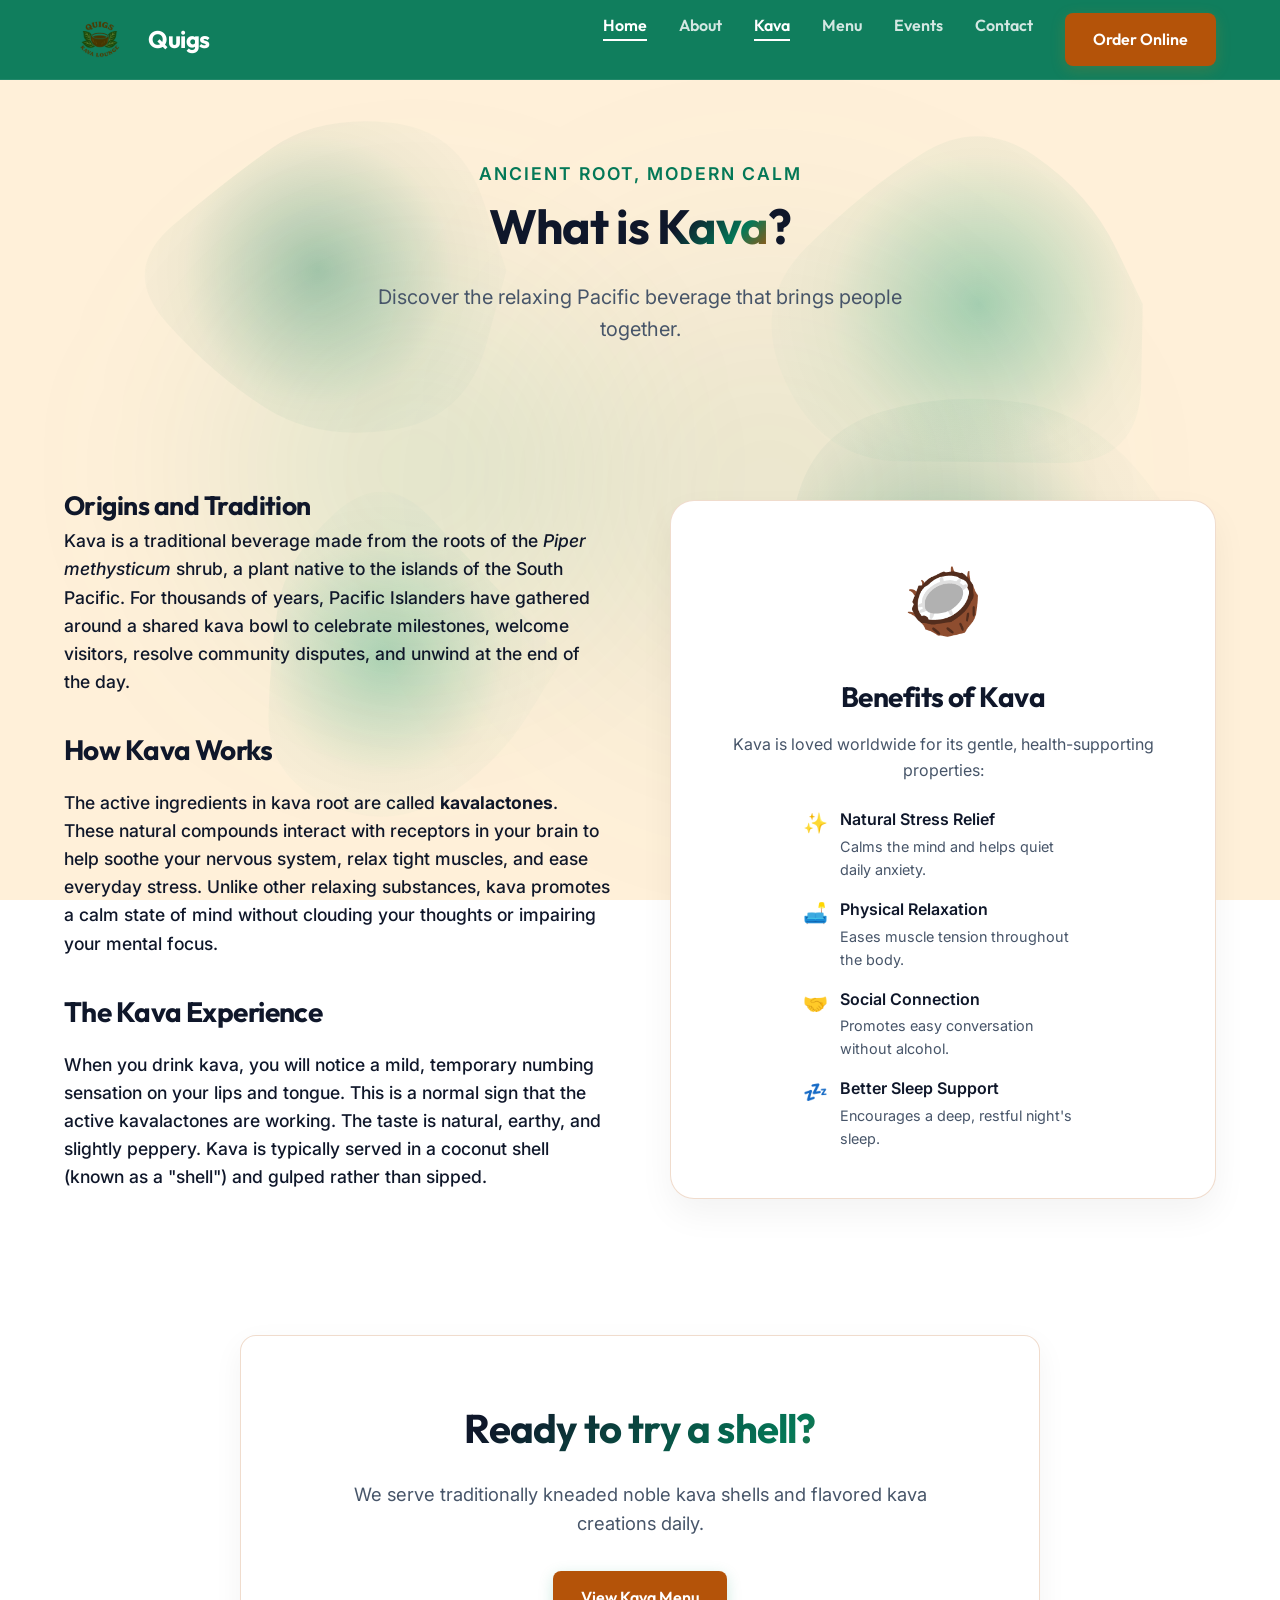
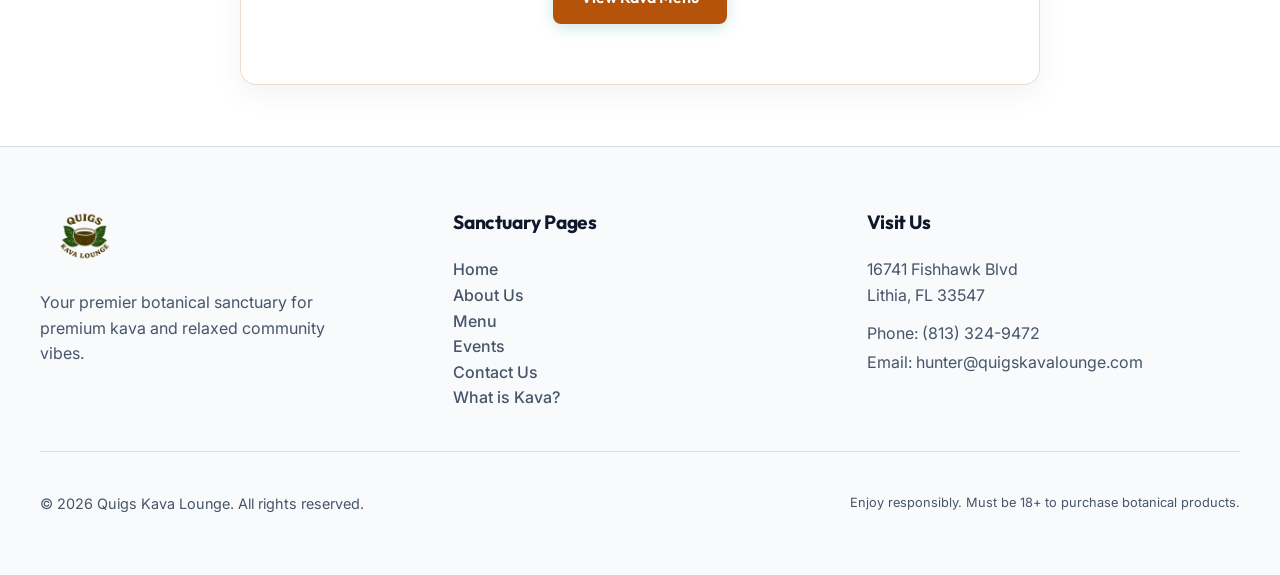
<file: kava.html>
<!DOCTYPE html>
<html lang="en">
<head>
  <meta charset="UTF-8">
  <script>document.documentElement.classList.add('js')</script>
  <meta name="viewport" content="width=device-width, initial-scale=1.0">
  <title>What is Kava? | Origin, Benefits & Experience | Quigs Kava Lounge</title>
  <meta name="description" content="Discover the origins, benefits, and traditional preparation of kava. Learn how this natural Pacific root helps promote relaxation and stress relief.">
  <meta name="keywords" content="what is kava, kava benefits, kavalactones, traditional kava, relax without alcohol, Fishhawk kava bar">
  
  <!-- Open Graph / Facebook -->
  <meta property="og:type" content="website">
  <meta property="og:url" content="https://quigskavalounge.com/kava">
  <meta property="og:title" content="What is Kava? | Origin, Benefits & Experience | Quigs Kava Lounge">
  <meta property="og:description" content="Discover the origins, benefits, and traditional preparation of kava. Learn how this natural Pacific root helps promote relaxation and stress relief.">
  <meta property="og:image" content="assets/ChatGPT-Image-Sep-7-2025-09_18_59-PM-2 (2).webp">

  <!-- Twitter -->
  <meta property="twitter:card" content="summary_large_image">
  <meta property="twitter:url" content="https://quigskavalounge.com/kava">
  <meta property="twitter:title" content="What is Kava? | Origin, Benefits & Experience | Quigs Kava Lounge">
  <meta property="twitter:description" content="Discover the origins, benefits, and traditional preparation of kava. Learn how this natural Pacific root helps promote relaxation and stress relief.">
  <meta property="twitter:image" content="assets/ChatGPT-Image-Sep-7-2025-09_18_59-PM-2 (2).webp">

  <!-- Favicons -->
  <link rel="shortcut icon" href="assets/favicon.ico" type="image/x-icon">
  <link rel="icon" type="image/png" sizes="32x32" href="assets/favicon-32x32.png">
  <link rel="icon" type="image/png" sizes="16x16" href="assets/favicon-16x16.png">
  <link rel="apple-touch-icon" sizes="180x180" href="assets/apple-touch-icon.png">

  <link rel="canonical" href="https://quigskavalounge.com/kava">

  <link rel="stylesheet" href="css/style.css">
  <script src="js/background.js" defer></script>
  <script src="js/main.js?v=2" defer></script>
  <!-- Google tag (gtag.js) -->
  <script async src="https://www.googletagmanager.com/gtag/js?id=G-9ZS2SCTGL8"></script>
  <script>
    window.dataLayer = window.dataLayer || [];
    function gtag(){dataLayer.push(arguments);}
    gtag('js', new Date());
    gtag('config', 'G-9ZS2SCTGL8');
  </script>

</head>
<body>
  <!-- Interactive Canvas Background -->
  <canvas id="bg-canvas"></canvas>
  <div class="bg-glow-container">
    <div class="bg-glow-1"></div>
    <div class="bg-glow-2"></div>
  </div>

  <!-- Navigation Bar -->
  <nav class="navbar">
    <div class="nav-container">
      <a href="/" class="nav-brand">
        <img src="assets/ChatGPT-Image-Sep-7-2025-09_18_59-PM-2 (2).webp" alt="Quigs Kava Lounge" class="nav-logo">
        <span class="nav-title">Quigs</span>
      </a>
      <ul class="nav-menu" id="nav-menu" aria-hidden="true">
        <li><a href="/" class="nav-link">Home</a></li>
        <li><a href="about" class="nav-link">About</a></li>
        <li><a href="kava" class="nav-link">Kava</a></li>
<li><a href="menu" class="nav-link">Menu</a></li>
        <li><a href="events" class="nav-link">Events</a></li>
        <li><a href="contact" class="nav-link">Contact</a></li>
        <li class="nav-cta-item"><a href="https://www.doordash.com/store/37634714?utm_source=mx_share&amp;aw=DsOUaVheNmi1_CI4" target="_blank" rel="noopener noreferrer" class="btn btn-amber nav-cta-btn">Order Online</a></li>
      </ul>
      <button class="menu-toggle" aria-label="Toggle Navigation" aria-expanded="false" aria-controls="nav-menu">
        <span></span>
        <span></span>
        <span></span>
      </button>
    </div>
  </nav>
  <div class="nav-overlay" id="nav-overlay" aria-hidden="true"></div>

  <!-- Content Wrapper -->
  <main class="content-wrapper">
    <!-- Hero Header -->
    <section class="container" style="padding-bottom: 20px;">
      <div class="section-title-wrapper animate-on-scroll">
        <span class="section-subtitle">Ancient Root, Modern Calm</span>
        <h1 class="section-title">What is <span class="gradient-text">Kava</span>?</h1>
        <p style="color: var(--text-muted); font-size: 1.25rem; margin-top: 16px; max-width: 600px; margin-left: auto; margin-right: auto;">Discover the relaxing Pacific beverage that brings people together.</p>
      </div>
    </section>

    <!-- Details Section -->
    <section class="container">
      <div class="about-columns">
        <div class="about-text animate-on-scroll">
          <h2>Origins and Tradition</h2>
          <p>Kava is a traditional beverage made from the roots of the <em>Piper methysticum</em> shrub, a plant native to the islands of the South Pacific. For thousands of years, Pacific Islanders have gathered around a shared kava bowl to celebrate milestones, welcome visitors, resolve community disputes, and unwind at the end of the day.</p>
          
          <h3>How Kava Works</h3>
          <p>The active ingredients in kava root are called <strong>kavalactones</strong>. These natural compounds interact with receptors in your brain to help soothe your nervous system, relax tight muscles, and ease everyday stress. Unlike other relaxing substances, kava promotes a calm state of mind without clouding your thoughts or impairing your mental focus.</p>
          
          <h3>The Kava Experience</h3>
          <p>When you drink kava, you will notice a mild, temporary numbing sensation on your lips and tongue. This is a normal sign that the active kavalactones are working. The taste is natural, earthy, and slightly peppery. Kava is typically served in a coconut shell (known as a "shell") and gulped rather than sipped.</p>
        </div>
        <div class="about-visual animate-on-scroll delay-2">
          <div class="about-card-placeholder" style="border-color: rgba(180, 83, 9, 0.2);">
            <span class="about-card-icon">🥥</span>
            <h3 style="font-size: 1.75rem; margin-bottom: 12px;">Benefits of Kava</h3>
            <p style="color: var(--text-muted); margin-bottom: 24px;">Kava is loved worldwide for its gentle, health-supporting properties:</p>
            <div style="text-align: left; max-width: 280px; margin: 0 auto; display: flex; flex-direction: column; gap: 16px; font-weight: 500;">
              <div style="display: flex; gap: 12px; align-items: flex-start;">
                <span style="font-size: 1.25rem;">✨</span>
                <div>
                  <div style="color: var(--text-dark); font-weight: 600;">Natural Stress Relief</div>
                  <div style="font-size: 0.9rem; color: var(--text-muted); font-weight: 400; margin-top: 2px;">Calms the mind and helps quiet daily anxiety.</div>
                </div>
              </div>
              <div style="display: flex; gap: 12px; align-items: flex-start;">
                <span style="font-size: 1.25rem;">🛋️</span>
                <div>
                  <div style="color: var(--text-dark); font-weight: 600;">Physical Relaxation</div>
                  <div style="font-size: 0.9rem; color: var(--text-muted); font-weight: 400; margin-top: 2px;">Eases muscle tension throughout the body.</div>
                </div>
              </div>
              <div style="display: flex; gap: 12px; align-items: flex-start;">
                <span style="font-size: 1.25rem;">🤝</span>
                <div>
                  <div style="color: var(--text-dark); font-weight: 600;">Social Connection</div>
                  <div style="font-size: 0.9rem; color: var(--text-muted); font-weight: 400; margin-top: 2px;">Promotes easy conversation without alcohol.</div>
                </div>
              </div>
              <div style="display: flex; gap: 12px; align-items: flex-start;">
                <span style="font-size: 1.25rem;">💤</span>
                <div>
                  <div style="color: var(--text-dark); font-weight: 600;">Better Sleep Support</div>
                  <div style="font-size: 0.9rem; color: var(--text-muted); font-weight: 400; margin-top: 2px;">Encourages a deep, restful night's sleep.</div>
                </div>
              </div>
            </div>
          </div>
        </div>
      </div>
    </section>

    <!-- Quick CTA Section -->
    <section class="container animate-on-scroll">
      <div class="glass-card" style="text-align: center; max-width: 800px; margin: 0 auto; padding: 60px 40px; border-color: rgba(180, 83, 9, 0.2);">
        <h2 class="gradient-text" style="font-size: 2.5rem; margin-bottom: 20px;">Ready to try a shell?</h2>
        <p style="color: var(--text-muted); font-size: 1.15rem; margin-bottom: 32px; max-width: 600px; margin-left: auto; margin-right: auto;">We serve traditionally kneaded noble kava shells and flavored kava creations daily.</p>
        <a href="menu" class="btn btn-primary" style="background: linear-gradient(135deg, var(--amber), #b45309); border-color: var(--amber);">View Kava Menu</a>
      </div>
    </section>
  </main>

  <!-- Footer -->
  <footer class="footer">
    <div class="footer-container">
      <div class="footer-col">
        <img src="assets/ChatGPT-Image-Sep-7-2025-09_18_59-PM-2 (2).webp" alt="Quigs Kava Lounge" class="footer-brand-logo">
        <p class="footer-desc">Your premier botanical sanctuary for premium kava and relaxed community vibes.</p>
      </div>
      <div class="footer-col">
        <h4 class="footer-title">Sanctuary Pages</h4>
        <ul class="footer-links">
          <li><a href="/">Home</a></li>
          <li><a href="about">About Us</a></li>
          <li><a href="menu">Menu</a></li>
          <li><a href="events">Events</a></li>
          <li><a href="contact">Contact Us</a></li>
          <li><a href="kava">What is Kava?</a></li>
</ul>
      </div>
      <div class="footer-col">
        <h4 class="footer-title">Visit Us</h4>
        <p class="footer-desc" style="margin-bottom: 12px;">16741 Fishhawk Blvd<br>Lithia, FL 33547</p>
        <p class="footer-desc" style="margin-bottom: 4px;">Phone: (813) 324-9472</p>
        <p class="footer-desc">Email: hunter@quigskavalounge.com</p>
      </div>
    </div>
    <div class="footer-bottom">
      <p>© 2026 Quigs Kava Lounge. All rights reserved.</p>
      <p class="footer-notice">Enjoy responsibly. Must be 18+ to purchase botanical products.</p>
    </div>
  </footer>
</body>
</html>
</file>
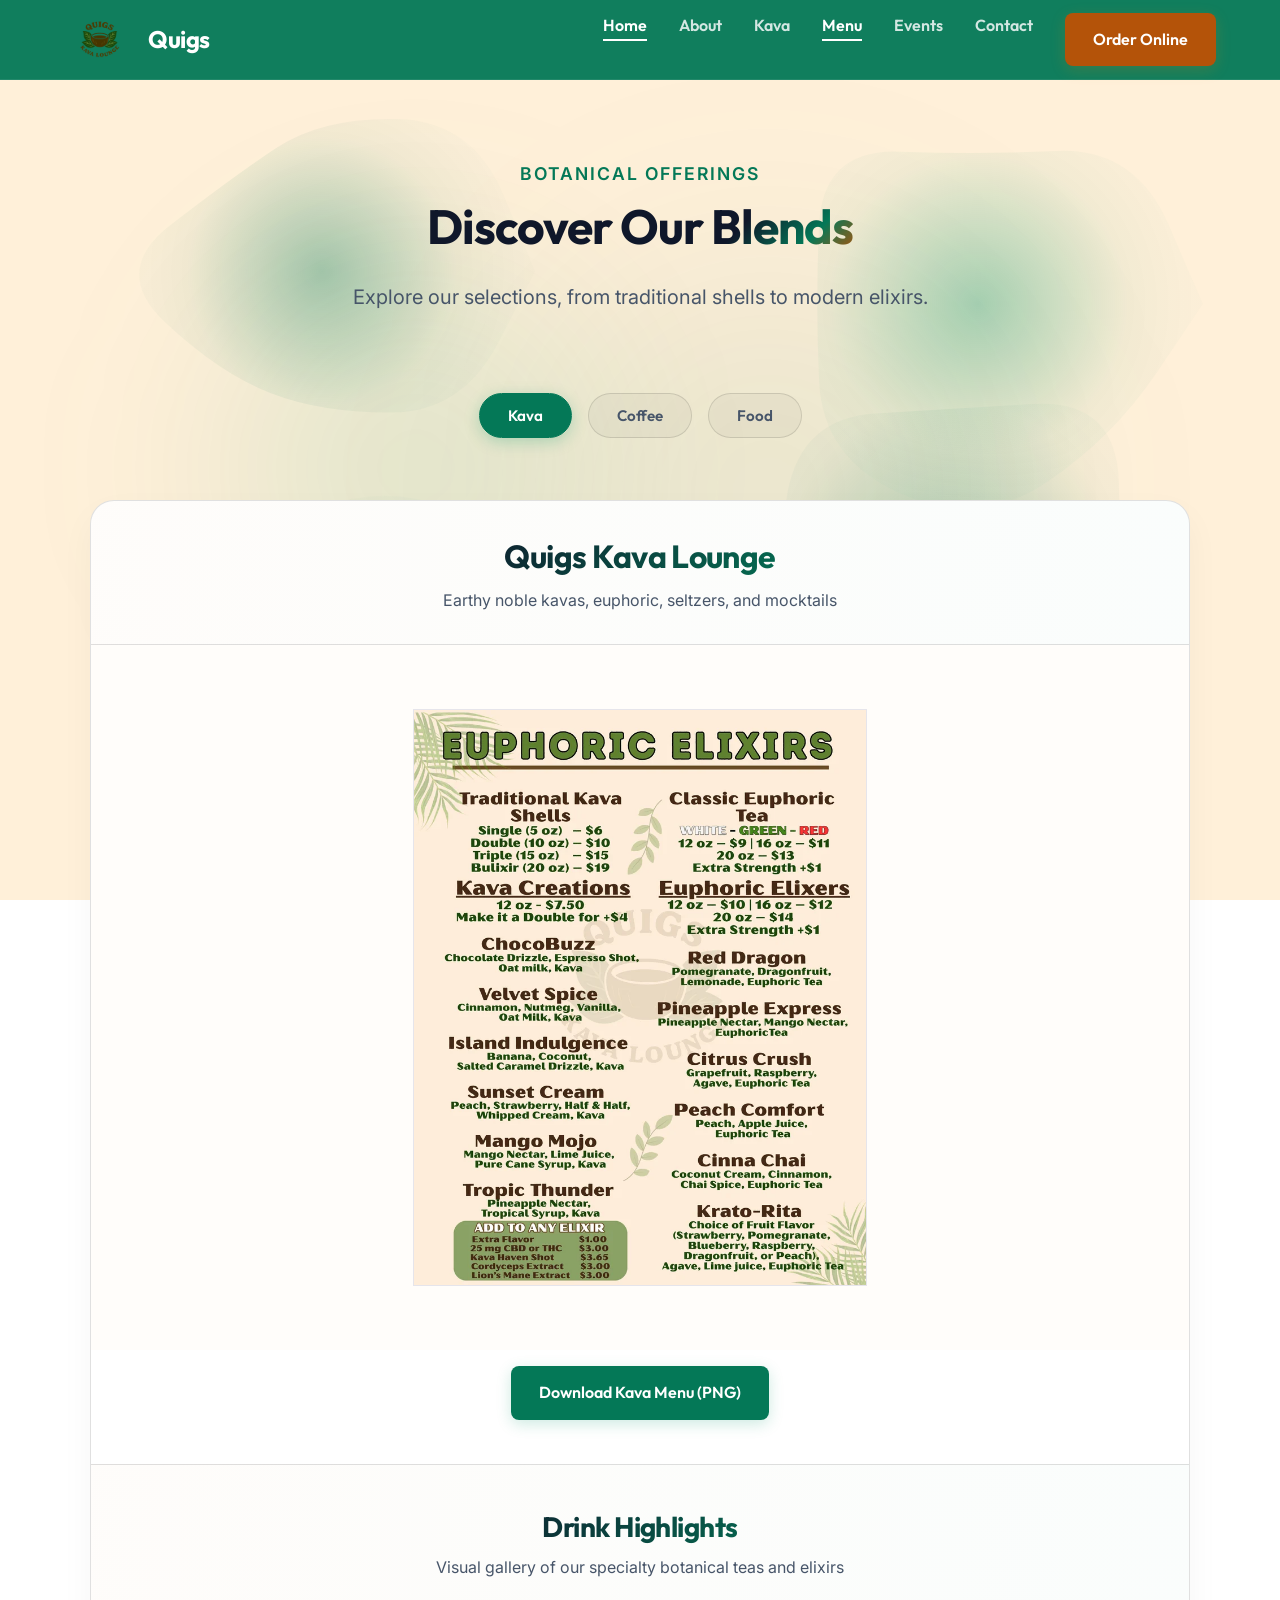
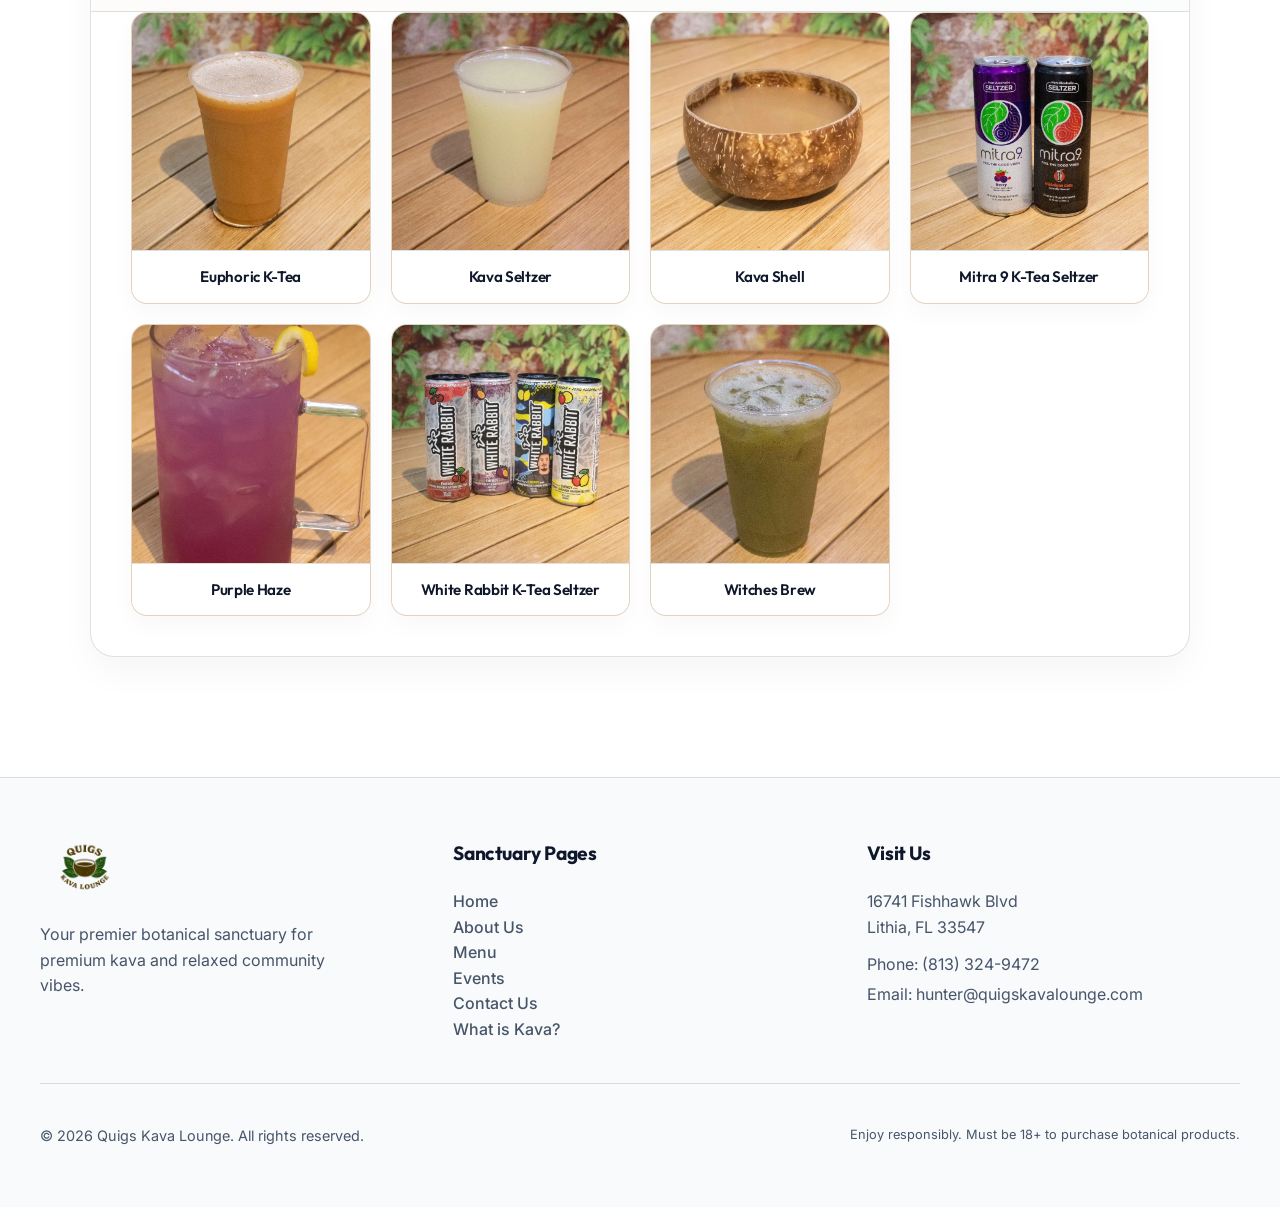
<file: menu.html>
<!DOCTYPE html>
<html lang="en">
<head>
  <meta charset="UTF-8">
  <script>document.documentElement.classList.add('js')</script>
  <meta name="viewport" content="width=device-width, initial-scale=1.0">
  <title>Botanical Menu | Kava | Quigs Kava Lounge</title>
  <meta name="description" content="Explore the Quigs Kava Lounge menu. From traditional noble kava shells and potent nitro cold brews to specialty drinks, find your perfect pour.">
  <meta name="keywords" content="kava menu Fishhawk, nitro cold brew, purple haze drink, kava lounge drinks">
  
  <!-- Open Graph / Facebook -->
  <meta property="og:type" content="website">
  <meta property="og:url" content="https://quigskavalounge.com/menu">
  <meta property="og:title" content="Botanical Menu | Kava">
  <meta property="og:description" content="Explore the Quigs Kava Lounge menu. From traditional noble kava shells and potent nitro cold brews to specialty drinks, find your perfect pour.">
  <meta property="og:image" content="assets/ChatGPT-Image-Sep-7-2025-09_18_59-PM-2 (2).webp">

  <!-- Twitter -->
  <meta property="twitter:card" content="summary_large_image">
  <meta property="twitter:url" content="https://quigskavalounge.com/menu">
  <meta property="twitter:title" content="Botanical Menu | Kava">
  <meta property="twitter:description" content="Explore the Quigs Kava Lounge menu. From traditional noble kava shells and potent nitro cold brews to specialty drinks, find your perfect pour.">
  <meta property="twitter:image" content="assets/ChatGPT-Image-Sep-7-2025-09_18_59-PM-2 (2).webp">

  <!-- Favicons -->
  <link rel="shortcut icon" href="assets/favicon.ico" type="image/x-icon">
  <link rel="icon" type="image/png" sizes="32x32" href="assets/favicon-32x32.png">
  <link rel="icon" type="image/png" sizes="16x16" href="assets/favicon-16x16.png">
  <link rel="apple-touch-icon" sizes="180x180" href="assets/apple-touch-icon.png">

  <link rel="canonical" href="https://quigskavalounge.com/menu">

  <link rel="stylesheet" href="css/style.css">
  <style>
    .menu-board-img {
      max-width: 100%;
      height: auto;
      border-radius: var(--radius-md);
      box-shadow: var(--shadow-md);
      border: 1px solid rgba(11, 25, 95, 0.1);
      transition: var(--transition-smooth);
    }
    .menu-board-img:hover {
      transform: scale(1.005);
      box-shadow: var(--shadow-lg);
    }
    .menu-actions {
      margin-top: 8px;
      margin-bottom: 24px;
    }
  </style>
  <script src="js/background.js" defer></script>
  <script src="js/main.js?v=2" defer></script>
  <!-- Google tag (gtag.js) -->
  <script async src="https://www.googletagmanager.com/gtag/js?id=G-9ZS2SCTGL8"></script>
  <script>
    window.dataLayer = window.dataLayer || [];
    function gtag(){dataLayer.push(arguments);}
    gtag('js', new Date());
    gtag('config', 'G-9ZS2SCTGL8');
  </script>

</head>
<body>
  <!-- Interactive Canvas Background -->
  <canvas id="bg-canvas"></canvas>
  <div class="bg-glow-container">
    <div class="bg-glow-1"></div>
    <div class="bg-glow-2"></div>
  </div>

  <!-- Navigation Bar -->
  <nav class="navbar">
    <div class="nav-container">
      <a href="/" class="nav-brand">
        <img src="assets/ChatGPT-Image-Sep-7-2025-09_18_59-PM-2 (2).webp" alt="Quigs Kava Lounge" class="nav-logo">
        <span class="nav-title">Quigs</span>
      </a>
      <ul class="nav-menu" id="nav-menu" aria-hidden="true">
        <li><a href="/" class="nav-link">Home</a></li>
        <li><a href="about" class="nav-link">About</a></li>
        <li><a href="kava" class="nav-link">Kava</a></li>
<li><a href="menu" class="nav-link">Menu</a></li>
        <li><a href="events" class="nav-link">Events</a></li>
        <li><a href="contact" class="nav-link">Contact</a></li>
        <li class="nav-cta-item"><a href="https://www.doordash.com/store/37634714?utm_source=mx_share&amp;aw=DsOUaVheNmi1_CI4" target="_blank" rel="noopener noreferrer" class="btn btn-amber nav-cta-btn">Order Online</a></li>
      </ul>
      <button class="menu-toggle" aria-label="Toggle Navigation" aria-expanded="false" aria-controls="nav-menu">
        <span></span>
        <span></span>
        <span></span>
      </button>
    </div>
  </nav>
  <div class="nav-overlay" id="nav-overlay" aria-hidden="true"></div>

  <!-- Content Wrapper -->
  <main class="content-wrapper">
    <section class="container" style="padding-bottom: 20px;">
      <div class="section-title-wrapper animate-on-scroll">
        <span class="section-subtitle">Botanical Offerings</span>
        <h1 class="section-title">Discover Our <span class="gradient-text">Blends</span></h1>
        <p style="color: var(--text-muted); font-size: 1.25rem; margin-top: 16px; max-width: 600px; margin-left: auto; margin-right: auto;">Explore our selections, from traditional shells to modern elixirs.</p>
      </div>
    </section>

    <!-- Tabs Filter -->
    <section class="container" style="padding-top: 0; padding-bottom: 30px;">
      <div class="menu-tabs animate-on-scroll">
        <button class="tab-btn active" data-menu="quiggs">Kava</button>
        <button class="tab-btn" data-menu="cawfee">Coffee</button>
        <button class="tab-btn" data-menu="food">Food</button>
      </div>
    </section>

    <!-- Menu Showcase -->
    <section class="container" style="padding-top: 0;">
      <div class="menu-images-showcase">
        <!-- Quiggs Menu Card -->
        <div id="menu-quiggs" class="menu-image-card animate-on-scroll active">
          <div class="menu-card-header">
            <h2 class="menu-card-title gradient-text">Quigs Kava Lounge</h2>
            <p class="menu-card-subtitle">Earthy noble kavas, euphoric, seltzers, and mocktails</p>
                      </div>

                      <!-- Euphoric Elixirs Menu Board -->
                      <div class="menu-images-row single-image" style="margin-bottom: 8px;">
                        <div class="menu-image-frame portrait-frame">
                          <img src="euphoric-elixir-menu.webp" alt="Euphoric Elixirs — Kava & Euphoric Tea Menu" class="menu-board-img">
                        </div>
                      </div>
                      <div class="menu-actions" style="text-align: center;">
                        <a href="euphoric-elixir-menu.webp" download="Euphoric-Elixirs-Menu.webp" class="btn btn-primary">Download Kava Menu (PNG)</a>
                      </div>

                      <!-- Quiggs Drink Gallery Header -->
          <div class="menu-card-header" style="border-top: 1px solid var(--border-color); padding-top: 40px; margin-top: 20px; width: 100%;">
            <h3 class="menu-card-title gradient-text" style="font-size: 1.75rem;">Drink Highlights</h3>
            <p class="menu-card-subtitle">Visual gallery of our specialty botanical teas and elixirs</p>
          </div>
          <div class="cawfee-menu-grid" style="padding: 0 40px 40px 40px; margin-top: 0; width: 100%;">
            <div class="cawfee-menu-item">
              <div class="menu-item-image-wrapper">
                <img src="assets/menu_gallery/menu_euphoric_ktea.webp" alt="Euphoric K-Tea" class="cawfee-menu-img" loading="lazy">
              </div>
              <div class="menu-item-info">
                <h4 class="menu-item-name">Euphoric K-Tea</h4>
              </div>
            </div>
            <div class="cawfee-menu-item">
              <div class="menu-item-image-wrapper">
                <img src="assets/menu_gallery/menu_kava_seltzer.webp" alt="Kava Seltzer" class="cawfee-menu-img" loading="lazy">
              </div>
              <div class="menu-item-info">
                <h4 class="menu-item-name">Kava Seltzer</h4>
              </div>
            </div>
            <div class="cawfee-menu-item">
              <div class="menu-item-image-wrapper">
                <img src="assets/menu_gallery/menu_1S_ggD_PHyfJWhGehIBVZw_rVr1KQtfVA.webp" alt="Kava Shell" class="cawfee-menu-img" loading="lazy">
              </div>
              <div class="menu-item-info">
                <h4 class="menu-item-name">Kava Shell</h4>
              </div>
            </div>
            <div class="cawfee-menu-item">
              <div class="menu-item-image-wrapper">
                <img src="assets/menu_gallery/menu_mitra9_seltzer.webp" alt="Mitra 9 K-Tea Seltzer" class="cawfee-menu-img" loading="lazy">
              </div>
              <div class="menu-item-info">
                <h4 class="menu-item-name">Mitra 9 K-Tea Seltzer</h4>
              </div>
            </div>
            <div class="cawfee-menu-item">
              <div class="menu-item-image-wrapper">
                <img src="assets/menu_gallery/menu_1lZpMuatrkQrT-gE7dZcc80iLhLya3esH.webp" alt="Purple Haze" class="cawfee-menu-img" loading="lazy">
              </div>
              <div class="menu-item-info">
                <h4 class="menu-item-name">Purple Haze</h4>
              </div>
            </div>
            <div class="cawfee-menu-item">
              <div class="menu-item-image-wrapper">
                <img src="assets/menu_gallery/menu_white_rabbit_seltzer.webp" alt="White Rabbit K-Tea Seltzer" class="cawfee-menu-img" loading="lazy">
              </div>
              <div class="menu-item-info">
                <h4 class="menu-item-name">White Rabbit K-Tea Seltzer</h4>
              </div>
            </div>
            <div class="cawfee-menu-item">
              <div class="menu-item-image-wrapper">
                <img src="assets/menu_gallery/menu_witches_brew.webp" alt="Witches Brew" class="cawfee-menu-img" loading="lazy">
              </div>
              <div class="menu-item-info">
                <h4 class="menu-item-name">Witches Brew</h4>
              </div>
            </div>
          </div>
        </div>

        <!-- Chill Cawfee Menu Card -->
        <div id="menu-cawfee" class="menu-image-card animate-on-scroll">
          <div class="menu-card-header">
            <h2 class="menu-card-title gradient-text">Chill Cawfee</h2>
            <p class="menu-card-subtitle">Freshly brewed coffee, espresso shots, specialty lattes, and bakery items</p>
          </div>

          <!-- Original Menu Image Sheet -->
          <div class="menu-images-row single-image">
            <div class="menu-image-frame portrait-frame">
              <img src="assets/cawfee_espresso_menu.png" alt="Espresso & Coffee Menu" class="menu-view-img">
            </div>
          </div>

          <!-- Drink Photo Gallery Grid -->
          <div class="menu-card-header" style="border-top: 1px solid var(--border-color); padding-top: 40px; margin-top: 20px; width: 100%;">
            <h3 class="menu-card-title gradient-text" style="font-size: 1.75rem;">Drink Highlights</h3>
            <p class="menu-card-subtitle">Visual gallery of our specialty lattes and fresh brews</p>
          </div>
          <div class="cawfee-menu-grid" style="padding: 0 40px 40px 40px; margin-top: 0; width: 100%;">
            <div class="cawfee-menu-item">
              <div class="menu-item-image-wrapper">
                <img src="assets/menu_gallery/menu_1_Mv4Ut7PvFAb1KpRZkt7Ykgq0dWPmTXZ.webp" alt="Americano" class="cawfee-menu-img" loading="lazy">
              </div>
              <div class="menu-item-info">
                <h4 class="menu-item-name">Americano</h4>
              </div>
            </div>
            <div class="cawfee-menu-item">
              <div class="menu-item-image-wrapper">
                <img src="assets/menu_gallery/menu_1tBucPjtM2pS_AhozH6NDhYAgIn-6z1hr.webp" alt="Café Con Leche" class="cawfee-menu-img" loading="lazy">
              </div>
              <div class="menu-item-info">
                <h4 class="menu-item-name">Café Con Leche</h4>
              </div>
            </div>
            <div class="cawfee-menu-item">
              <div class="menu-item-image-wrapper">
                <img src="assets/menu_gallery/menu_1uQuJzTOQ_Rm-6GlV48xn1rLlD2Noin6H.webp" alt="Café Mocha" class="cawfee-menu-img" loading="lazy">
              </div>
              <div class="menu-item-info">
                <h4 class="menu-item-name">Café Mocha</h4>
              </div>
            </div>
            <div class="cawfee-menu-item">
              <div class="menu-item-image-wrapper">
                <img src="assets/menu_gallery/menu_11gdLwbXWDTw-OACbXU6b6ZiUz8QluRcI.webp" alt="Cinnamon Toast Latte" class="cawfee-menu-img" loading="lazy">
              </div>
              <div class="menu-item-info">
                <h4 class="menu-item-name">Cinnamon Toast Latte</h4>
              </div>
            </div>
            <div class="cawfee-menu-item">
              <div class="menu-item-image-wrapper">
                <img src="assets/menu_gallery/menu_1xiNWoa-Dg70kqQYtQvFEsyrQT6Te1BGB.webp" alt="Drip Coffee" class="cawfee-menu-img" loading="lazy">
              </div>
              <div class="menu-item-info">
                <h4 class="menu-item-name">Drip Coffee</h4>
              </div>
            </div>
            <div class="cawfee-menu-item">
              <div class="menu-item-image-wrapper">
                <img src="assets/menu_gallery/menu_1TQOLXtwjY42HU8Zsy2Mezh4i1uPWp-n9.webp" alt="Honey Haze Latte" class="cawfee-menu-img" loading="lazy">
              </div>
              <div class="menu-item-info">
                <h4 class="menu-item-name">Honey Haze Latte</h4>
              </div>
            </div>
            <div class="cawfee-menu-item">
              <div class="menu-item-image-wrapper">
                <img src="assets/menu_gallery/menu_1w7saZ0YetJsIRwc66kz7QopVm-fK5flM.webp" alt="Italian Macchiato" class="cawfee-menu-img" loading="lazy">
              </div>
              <div class="menu-item-info">
                <h4 class="menu-item-name">Italian Macchiato</h4>
              </div>
            </div>
          </div>
        </div>

        <!-- Food Menu Card -->
        <div id="menu-food" class="menu-image-card animate-on-scroll">
          <div class="menu-card-header">
            <h2 class="menu-card-title gradient-text">Food & Bakery</h2>
                        <p class="menu-card-subtitle">Fresh pastries, sweet treats, and savory highlights from our lounge</p>
                      </div>

                      <!-- Bakery & Bites Menu Board -->
                      <div class="menu-images-row single-image" style="margin-bottom: 8px;">
                        <div class="menu-image-frame portrait-frame">
                          <img src="bakery-and-bites-menu.webp" alt="Bakery &amp; Bites Menu" class="menu-board-img">
                        </div>
                      </div>
                      <div class="menu-actions" style="text-align: center;">
                        <a href="bakery-and-bites-menu.webp" download="Bakery-and-Bites-Menu.webp" class="btn btn-primary">Download Food Menu (PNG)</a>
                      </div>

                      <div class="cawfee-menu-grid" style="padding: 0 40px 40px 40px; margin-top: 0; width: 100%;">
            <div class="cawfee-menu-item">
              <div class="menu-item-image-wrapper">
                <img src="assets/menu_gallery/menu_1PNczul9fRbEcHkASrl6vyJTa8guqUt46.webp" alt="Blueberry Cheesecake Muffin" class="cawfee-menu-img" loading="lazy">
              </div>
              <div class="menu-item-info">
                <h4 class="menu-item-name">Blueberry Cheesecake Muffin</h4>
              </div>
            </div>
            <div class="cawfee-menu-item">
              <div class="menu-item-image-wrapper">
                <img src="assets/menu_gallery/menu_1aea2HqAlKQoynl-O3VcTEtf8z7HJ-tDf.webp" alt="Blueberry Muffin" class="cawfee-menu-img" loading="lazy">
              </div>
              <div class="menu-item-info">
                <h4 class="menu-item-name">Blueberry Muffin</h4>
              </div>
            </div>
            <div class="cawfee-menu-item">
              <div class="menu-item-image-wrapper">
                <img src="assets/menu_gallery/menu_1qdmkOanqkFQEg5b864qWXQrpEZP_Iert.webp" alt="Breakfast Wrap" class="cawfee-menu-img" loading="lazy">
              </div>
              <div class="menu-item-info">
                <h4 class="menu-item-name">Breakfast Wrap</h4>
              </div>
            </div>
            <div class="cawfee-menu-item">
              <div class="menu-item-image-wrapper">
                <img src="assets/menu_gallery/menu_1aCtTrUt2zA_66y0KPkn_mCsGG8lzzMCe.webp" alt="Cinnamon Bun" class="cawfee-menu-img" loading="lazy">
              </div>
              <div class="menu-item-info">
                <h4 class="menu-item-name">Cinnamon Bun</h4>
              </div>
            </div>
            <div class="cawfee-menu-item">
              <div class="menu-item-image-wrapper">
                <img src="assets/menu_gallery/menu_1LvrkKQZwuqRrNiwS0YkM_d7Hg7zDmQdf.webp" alt="Cinnamon Crumb Muffin" class="cawfee-menu-img" loading="lazy">
              </div>
              <div class="menu-item-info">
                <h4 class="menu-item-name">Cinnamon Crumb Muffin</h4>
              </div>
            </div>
            <div class="cawfee-menu-item">
              <div class="menu-item-image-wrapper">
                <img src="assets/menu_gallery/menu_1ezlRxY3iG68ezfsBaWTxRxKEpxDP-DU5.webp" alt="Cuban Sandwich" class="cawfee-menu-img" loading="lazy">
              </div>
              <div class="menu-item-info">
                <h4 class="menu-item-name">Cuban Sandwich</h4>
              </div>
            </div>
            <div class="cawfee-menu-item">
              <div class="menu-item-image-wrapper">
                <img src="assets/menu_gallery/menu_1tT17VIn3Cbv83VxeJf9W5P1INHXwjUVL.webp" alt="Garden Turkey Sandwich" class="cawfee-menu-img" loading="lazy">
              </div>
              <div class="menu-item-info">
                <h4 class="menu-item-name">Garden Turkey Sandwich</h4>
              </div>
            </div>
            <div class="cawfee-menu-item">
              <div class="menu-item-image-wrapper">
                <img src="assets/menu_gallery/menu_1dagGY3QDAqxS_Cr-rn8UBDkw6D7A5eHY.webp" alt="Ham & Swiss Egg Croissant" class="cawfee-menu-img" loading="lazy">
              </div>
              <div class="menu-item-info">
                <h4 class="menu-item-name">Ham & Swiss Egg Croissant</h4>
              </div>
            </div>
            <div class="cawfee-menu-item">
              <div class="menu-item-image-wrapper">
                <img src="assets/menu_gallery/menu_1kBwm4jNRfsUFgtah2dRKPqUkWHXl2Plp.webp" alt="Ham & Swiss Egg Croissant with Syrup" class="cawfee-menu-img" loading="lazy">
              </div>
              <div class="menu-item-info">
                <h4 class="menu-item-name">Ham & Swiss Egg Croissant with Syrup</h4>
              </div>
            </div>
            <div class="cawfee-menu-item">
              <div class="menu-item-image-wrapper">
                <img src="assets/menu_gallery/menu_1buO3ES5c1id9fCcZHZ9TTS8dO0B7sAw-.webp" alt="Pistachio Muffin" class="cawfee-menu-img" loading="lazy">
              </div>
              <div class="menu-item-info">
                <h4 class="menu-item-name">Pistachio Muffin</h4>
              </div>
            </div>
          </div>
        </div>
      </div>
    </section>
  </main>

  <!-- Footer -->
  <footer class="footer">
    <div class="footer-container">
      <div class="footer-col">
        <img src="assets/ChatGPT-Image-Sep-7-2025-09_18_59-PM-2 (2).webp" alt="Quigs Kava Lounge" class="footer-brand-logo">
        <p class="footer-desc">Your premier botanical sanctuary for premium kava and relaxed community vibes.</p>
      </div>
      <div class="footer-col">
        <h4 class="footer-title">Sanctuary Pages</h4>
        <ul class="footer-links">
          <li><a href="/">Home</a></li>
          <li><a href="about">About Us</a></li>
          <li><a href="menu">Menu</a></li>
          <li><a href="events">Events</a></li>
          <li><a href="contact">Contact Us</a></li>
          <li><a href="kava">What is Kava?</a></li>
</ul>
      </div>
      <div class="footer-col">
        <h4 class="footer-title">Visit Us</h4>
        <p class="footer-desc" style="margin-bottom: 12px;">16741 Fishhawk Blvd<br>Lithia, FL 33547</p>
        <p class="footer-desc" style="margin-bottom: 4px;">Phone: (813) 324-9472</p>
        <p class="footer-desc">Email: hunter@quigskavalounge.com</p>
      </div>
    </div>
    <div class="footer-bottom">
      <p>© 2026 Quigs Kava Lounge. All rights reserved.</p>
      <p class="footer-notice">Enjoy responsibly. Must be 18+ to purchase botanical products.</p>
    </div>
  </footer>
</body>
</html>
</file>
<file: css/style.css>
@import url('https://fonts.googleapis.com/css2?family=Inter:wght@300;400;500;600&family=Outfit:wght@400;500;600;700;800&display=swap');

:root {
  --bg-light: #FFF0D9;
  --bg-card: #ffffff;
  --bg-card-hover: #ffffff;
  --border-color: rgba(0, 0, 0, 0.12);
  --border-hover: rgba(5, 150, 105, 0.4);
  
  --emerald: #047857;
  --emerald-glow: rgba(4, 120, 87, 0.1);
  --amber: #b45309;
  --amber-glow: rgba(180, 83, 9, 0.1);
  --gold: #92400e;
  
  --text-main: #0f172a;
  --text-muted: #475569;
  --text-dark: #0f172a;
  
  --font-heading: 'Outfit', sans-serif;
  --font-body: 'Inter', sans-serif;
  
  --transition-smooth: all 0.5s cubic-bezier(0.16, 1, 0.3, 1);
}

* {
  box-sizing: border-box;
  margin: 0;
  padding: 0;
}

html {
  scroll-behavior: smooth;
  background-color: transparent;
  color: var(--text-main);
  font-family: var(--font-body);
  overflow-x: hidden;
}

body {
  min-height: 100vh;
  position: relative;
  line-height: 1.6;
  background-color: transparent;
}

/* Background Canvas & Decorative Elements */
#bg-canvas {
  position: fixed;
  top: 0;
  left: 0;
  width: 100%;
  height: 100%;
  z-index: -2;
  pointer-events: none;
  background-color: var(--bg-light);
}

.bg-glow-container {
  position: fixed;
  top: 0;
  left: 0;
  width: 100%;
  height: 100%;
  z-index: -1;
  overflow: hidden;
  pointer-events: none;
}

.bg-glow-1 {
  position: absolute;
  top: 20%;
  left: 10%;
  width: 45vw;
  height: 45vw;
  border-radius: 50%;
  background: radial-gradient(circle, rgba(5, 150, 105, 0.15) 0%, transparent 70%);
  filter: blur(80px);
  animation: float-glow 25s ease-in-out infinite alternate;
}

.bg-glow-2 {
  position: absolute;
  bottom: 10%;
  right: 15%;
  width: 50vw;
  height: 50vw;
  border-radius: 50%;
  background: radial-gradient(circle, rgba(4, 120, 87, 0.12) 0%, transparent 70%);
  filter: blur(100px);
  animation: float-glow 30s ease-in-out infinite alternate-reverse;
}

@keyframes float-glow {
  0% { transform: translate(0, 0) scale(1); }
  100% { transform: translate(8%, 8%) scale(1.15); }
}

/* Navigation Bar */
.navbar {
  position: fixed;
  top: 0;
  width: 100%;
  height: 80px;
  background: rgba(4, 120, 87, 0.95);
  backdrop-filter: blur(16px);
  -webkit-backdrop-filter: blur(16px);
  border-bottom: 1px solid rgba(255, 255, 255, 0.08);
  z-index: 1000;
  transition: var(--transition-smooth);
}

.navbar.scrolled {
  height: 70px;
  background: #035a41;
  border-bottom: 1px solid rgba(255, 255, 255, 0.12);
  box-shadow: 0 10px 30px rgba(0, 0, 0, 0.15);
}

.nav-container {
  max-width: 1200px;
  height: 100%;
  margin: 0 auto;
  padding: 0 24px;
  display: flex;
  justify-content: space-between;
  align-items: center;
}

.nav-brand {
  display: flex;
  align-items: center;
  gap: 12px;
  text-decoration: none;
}

.nav-logo {
  height: 48px;
  width: auto;
  border-radius: 8px;
  transition: var(--transition-smooth);
}

.nav-brand:hover .nav-logo {
  transform: rotate(5deg) scale(1.05);
}

.nav-title {
  font-family: var(--font-heading);
  font-weight: 700;
  font-size: 1.5rem;
  color: #ffffff;
  letter-spacing: -0.5px;
}

.nav-menu {
  display: flex;
  list-style: none;
  gap: 32px;
}

.nav-link {
  text-decoration: none;
  color: rgba(255, 255, 255, 0.82);
  font-family: var(--font-heading);
  font-weight: 600;
  font-size: 1rem;
  transition: var(--transition-smooth);
  position: relative;
  padding: 6px 0;
}

.nav-link::after {
  content: '';
  position: absolute;
  bottom: 0;
  left: 0;
  width: 0;
  height: 2px;
  background: #ffffff;
  transition: var(--transition-smooth);
}

.nav-link:hover, .nav-link.active {
  color: #ffffff;
}

.nav-link.active::after {
  width: 100%;
}

.nav-link:hover::after {
  width: 100%;
}

/* Navigation Overlay (Backdrop) */
.nav-overlay {
  position: fixed;
  top: 0;
  left: 0;
  width: 100vw;
  height: 100vh;
  height: 100dvh;
  background: rgba(15, 23, 42, 0.65);
  backdrop-filter: blur(6px);
  -webkit-backdrop-filter: blur(6px);
  z-index: 999;
  opacity: 0;
  pointer-events: none;
  transition: opacity 0.3s cubic-bezier(0.16, 1, 0.3, 1);
}

.nav-overlay.active {
  opacity: 1;
  pointer-events: auto;
}

body.menu-open {
  overflow: hidden !important;
}

.nav-cta-item {
  display: flex;
  align-items: center;
}

.nav-cta-btn {
  padding: 8px 18px;
  font-size: 0.9rem;
  border-radius: 8px;
  text-decoration: none;
  white-space: nowrap;
}

.menu-toggle {
  display: none;
  background: none;
  border: none;
  cursor: pointer;
  padding: 8px;
}

.menu-toggle span {
  display: block;
  width: 25px;
  height: 2px;
  margin-bottom: 5px;
  background-color: #ffffff;
  transition: var(--transition-smooth);
}

.menu-toggle span:last-child {
  margin-bottom: 0;
}

/* Page Container & Layouts */
.content-wrapper {
  padding-top: 100px;
  min-height: calc(100vh - 180px);
}

.container {
  max-width: 1200px;
  margin: 0 auto;
  padding: 60px 24px;
}

/* 3D Scroll Animation System */
.animate-on-scroll {
  transition: opacity 1.2s cubic-bezier(.16,1,.3,1), transform 1.2s cubic-bezier(.16,1,.3,1);
  will-change: transform, opacity;
}

.js .animate-on-scroll {
  opacity: 0;
  transform: perspective(1000px) rotateX(10deg) translateY(60px) scale(0.95);
}

.js .animate-on-scroll.is-visible {
  opacity: 1;
  transform: perspective(1000px) rotateX(0deg) translateY(0) scale(1);
}

/* Delay modifiers for scroll animations */
.delay-1 { transition-delay: 0.1s; }
.delay-2 { transition-delay: 0.2s; }
.delay-3 { transition-delay: 0.3s; }
.delay-4 { transition-delay: 0.4s; }

/* Interactive Cards (Solid backgrounds with border outlines and shadows instead of light transparencies) */
.glass-card {
  background: var(--bg-card);
  border: 1px solid var(--border-color);
  border-radius: 16px;
  padding: 32px;
  transition: var(--transition-smooth);
  position: relative;
  overflow: hidden;
  box-shadow: 0 10px 30px rgba(0, 0, 0, 0.05);
}

.glass-card:hover {
  transform: translateY(-10px) scale(1.02);
  background: var(--bg-card-hover);
  border-color: var(--border-hover);
  box-shadow: 0 20px 40px rgba(5, 150, 105, 0.08), 0 0 25px rgba(5, 150, 105, 0.04);
}

/* Headings & Typography */
h1, h2, h3, h4 {
  font-family: var(--font-heading);
  font-weight: 700;
  color: var(--text-dark);
  letter-spacing: -0.02em;
}

.gradient-text {
  background: linear-gradient(135deg, var(--text-dark) 30%, var(--emerald) 70%, var(--amber) 100%);
  -webkit-background-clip: text;
  -webkit-text-fill-color: transparent;
}

.section-title-wrapper {
  text-align: center;
  margin-bottom: 60px;
}

.section-subtitle {
  font-size: 1.1rem;
  color: var(--emerald);
  text-transform: uppercase;
  letter-spacing: 2px;
  font-weight: 600;
  margin-bottom: 12px;
}

.section-title {
  font-size: 3rem;
  color: var(--text-dark);
}

/* Custom Buttons */
.btn {
  display: inline-flex;
  align-items: center;
  justify-content: center;
  gap: 10px;
  padding: 14px 28px;
  border-radius: 8px;
  font-family: var(--font-heading);
  font-weight: 600;
  font-size: 1rem;
  text-decoration: none;
  cursor: pointer;
  transition: var(--transition-smooth);
}

.btn-primary {
  background: linear-gradient(135deg, var(--emerald), #047857);
  color: #fff;
  border: none;
  box-shadow: 0 4px 15px rgba(5, 150, 105, 0.2);
}

.btn-primary:hover {
  transform: translateY(-2px);
  box-shadow: 0 6px 20px rgba(5, 150, 105, 0.35);
  background: linear-gradient(135deg, #059669, #059669);
}

.btn-secondary {
  background: rgba(0, 0, 0, 0.03);
  color: var(--text-main);
  border: 1px solid var(--border-color);
}

.btn-secondary:hover {
  background: rgba(0, 0, 0, 0.06);
  border-color: var(--text-muted);
  transform: translateY(-2px);
}

.btn-amber {
  background: linear-gradient(135deg, var(--amber), #b45309);
  color: #fff;
  border: none;
  box-shadow: 0 4px 15px rgba(217, 119, 6, 0.2);
}

.btn-amber:hover {
  transform: translateY(-2px);
  box-shadow: 0 6px 20px rgba(217, 119, 6, 0.35);
}

/* Hero Section */
.hero-grid {
  display: grid;
  grid-template-columns: 1.2fr 0.8fr;
  gap: 48px;
  align-items: center;
  min-height: calc(100vh - 200px);
}

.hero-content {
  display: flex;
  flex-direction: column;
  justify-content: center;
}

.hero-tag {
  font-size: 1rem;
  color: var(--amber);
  text-transform: uppercase;
  letter-spacing: 3px;
  font-weight: 600;
  margin-bottom: 16px;
  display: inline-block;
}

.hero-title {
  font-size: 4rem;
  line-height: 1.1;
  margin-bottom: 24px;
}

.hero-description {
  font-size: 1.25rem;
  color: var(--text-muted);
  margin-bottom: 40px;
  max-width: 580px;
}

.hero-actions {
  display: flex;
  gap: 16px;
  flex-wrap: wrap;
}

.hero-media {
  display: flex;
  justify-content: center;
  align-items: center;
  position: relative;
}

.hero-image-wrapper {
  position: relative;
  width: 100%;
  max-width: 420px;
}

.hero-image {
  width: 100%;
  height: auto;
  border-radius: 24px;
  box-shadow: 0 15px 35px rgba(0, 0, 0, 0.08);
  position: relative;
  z-index: 2;
  transition: var(--transition-smooth);
}

.hero-image-glow {
  position: absolute;
  top: -10%;
  left: -10%;
  width: 120%;
  height: 120%;
  background: radial-gradient(circle, rgba(5, 150, 105, 0.06) 0%, transparent 60%);
  z-index: 1;
  pointer-events: none;
  animation: pulse-glow 8s ease-in-out infinite alternate;
}

@keyframes pulse-glow {
  0% { opacity: 0.6; transform: scale(0.95); }
  100% { opacity: 0.9; transform: scale(1.05); }
}

/* Feature Grid */
.feature-grid {
  display: grid;
  grid-template-columns: repeat(auto-fit, minmax(320px, 1fr));
  gap: 32px;
  margin-top: 40px;
}

.feature-icon {
  width: 64px;
  height: 64px;
  border-radius: 50%;
  display: flex;
  align-items: center;
  justify-content: center;
  margin-bottom: 24px;
  font-size: 1.75rem;
  transition: var(--transition-smooth);
}

.glass-card:hover .feature-icon {
  transform: scale(1.15) rotate(5deg);
}

.icon-kava {
  background: rgba(217, 119, 6, 0.08);
  border: 1px solid var(--amber);
  color: var(--amber);
}

.icon-vibes {
  background: rgba(180, 83, 9, 0.08);
  border: 1px solid var(--gold);
  color: var(--gold);
}

.feature-title {
  font-size: 1.5rem;
  margin-bottom: 16px;
}

.feature-desc {
  color: var(--text-main);
  font-weight: 500;
}

/* About Page Columns */
.about-columns {
  display: grid;
  grid-template-columns: 1fr 1fr;
  gap: 60px;
  align-items: center;
}

.about-text {
  font-size: 1.1rem;
  color: var(--text-main);
}

.about-text p {
  margin-bottom: 24px;
  font-weight: 500;
}

.about-text h3 {
  font-size: 1.75rem;
  color: var(--text-dark);
  margin-bottom: 16px;
  margin-top: 32px;
}

.about-visual {
  position: relative;
  display: flex;
  justify-content: center;
  align-items: center;
}

.about-card-placeholder {
  background: var(--bg-card);
  border: 1px solid var(--border-color);
  border-radius: 24px;
  padding: 48px;
  text-align: center;
  box-shadow: 0 15px 35px rgba(0, 0, 0, 0.05);
  transition: var(--transition-smooth);
}

.about-card-placeholder:hover {
  transform: translateY(-8px);
  border-color: var(--border-hover);
}

.about-card-icon {
  font-size: 4rem;
  margin-bottom: 24px;
  display: inline-block;
  animation: pulse-icon 4s ease-in-out infinite alternate;
}

@keyframes pulse-icon {
  0% { transform: scale(1); }
  100% { transform: scale(1.08); }
}

/* About Lounge Gallery */
.lounge-gallery {
  display: grid;
  grid-template-columns: repeat(3, 1fr);
  gap: 24px;
  margin-top: 48px;
  width: 100%;
}

.gallery-item {
  position: relative;
  border-radius: 20px;
  overflow: hidden;
  box-shadow: 0 15px 35px rgba(0, 0, 0, 0.05);
  border: 1px solid var(--border-color);
  aspect-ratio: 4 / 3;
  cursor: pointer;
  transition: var(--transition-smooth);
}

.gallery-item:hover {
  transform: translateY(-8px);
  border-color: var(--border-hover);
  box-shadow: 0 20px 40px rgba(4, 120, 87, 0.1);
}

.gallery-img {
  width: 100%;
  height: 100%;
  object-fit: cover;
  transition: var(--transition-smooth);
}

.gallery-item:hover .gallery-img {
  transform: scale(1.06);
}

.gallery-caption {
  position: absolute;
  bottom: 0;
  left: 0;
  width: 100%;
  padding: 20px;
  background: linear-gradient(to top, rgba(15, 23, 42, 0.95) 0%, rgba(15, 23, 42, 0.4) 60%, transparent 100%);
  color: #ffffff;
  font-family: var(--font-heading);
  font-size: 1.1rem;
  font-weight: 600;
  transition: var(--transition-smooth);
}

@media (max-width: 900px) {
  .lounge-gallery {
    grid-template-columns: 1fr;
    gap: 30px;
  }
  
  .gallery-item {
    aspect-ratio: 16 / 10;
  }
}

/* Menu Page Elements */
.menu-tabs {
  display: flex;
  justify-content: center;
  gap: 16px;
  margin-bottom: 32px;
  flex-wrap: wrap;
}

.tab-btn {
  background: rgba(0, 0, 0, 0.03);
  border: 1px solid var(--border-color);
  color: var(--text-muted);
  padding: 12px 28px;
  border-radius: 50px;
  font-family: var(--font-heading);
  font-weight: 600;
  font-size: 0.95rem;
  cursor: pointer;
  transition: var(--transition-smooth);
}

.tab-btn:hover {
  background: rgba(0, 0, 0, 0.06);
  color: var(--text-dark);
}

.tab-btn.active {
  background: linear-gradient(135deg, var(--emerald), #047857);
  color: white;
  border-color: var(--emerald);
  box-shadow: 0 4px 15px rgba(5, 150, 105, 0.25);
}

.tab-btn[data-menu="cawfee"].active,
.tab-btn[data-menu="food"].active {
  background: linear-gradient(135deg, var(--amber), #b45309);
  color: white;
  border-color: var(--amber);
  box-shadow: 0 4px 15px rgba(217, 119, 6, 0.25);
}

.menu-images-showcase {
  display: flex;
  justify-content: center;
  align-items: center;
  width: 100%;
  margin: 0 auto 60px auto;
}

.menu-image-card {
  width: 100%;
  display: none;
  flex-direction: column;
  align-items: center;
  background: var(--bg-card);
  border: 1px solid var(--border-color);
  border-radius: 24px;
  overflow: hidden;
  box-shadow: 0 15px 35px rgba(0, 0, 0, 0.04);
  transition: var(--transition-smooth);
}

#menu-quiggs,
#menu-cawfee,
#menu-food {
  max-width: 1100px;
}

.menu-image-card.active {
  display: flex;
  animation: menuFadeIn 0.5s cubic-bezier(0.16, 1, 0.3, 1) forwards;
}

@keyframes menuFadeIn {
  from { opacity: 0; transform: translateY(15px); }
  to { opacity: 1; transform: translateY(0); }
}

.menu-images-row {
  display: flex;
  flex-direction: row;
  justify-content: center;
  align-items: stretch;
  gap: 40px;
  width: 100%;
  padding: 40px;
  background: #fffdfa;
}

.menu-images-row.single-image {
  padding: 40px;
}

@media (max-width: 900px) {
  .menu-images-row {
    flex-direction: column;
    align-items: center;
    gap: 40px;
    padding: 24px;
  }
}

.menu-card-header {
  padding: 30px;
  text-align: center;
  width: 100%;
  border-bottom: 1px solid var(--border-color);
  background: linear-gradient(90deg, rgba(217,119,6,0.02), rgba(5,150,105,0.02));
}

.menu-card-title {
  font-family: var(--font-heading);
  font-size: 2rem;
  font-weight: 700;
  margin-bottom: 6px;
}

.menu-card-subtitle {
  color: var(--text-muted);
  font-size: 1rem;
}

.menu-image-frame {
  padding: 24px;
  display: flex;
  justify-content: center;
  align-items: center;
  width: 100%;
  background: #fffdfa;
}

.portrait-frame {
  width: 100%;
  max-width: 502px;
}

.menu-view-img {
  width: 100%;
  height: auto;
  border-radius: 12px;
  box-shadow: 0 8px 24px rgba(0, 0, 0, 0.05);
  transition: var(--transition-smooth);
}

.menu-view-img:hover {
  transform: scale(1.02);
}

/* Events Page Elements */
.events-intro {
  text-align: center;
  max-width: 700px;
  margin: 0 auto 48px;
}

.events-intro-text {
  font-size: 1.15rem;
  color: var(--text-main);
  font-weight: 500;
}

.calendar-card {
  max-width: 1000px;
  margin: 0 auto;
  padding: 12px;
  background: var(--bg-card);
  border-radius: 20px;
  border: 1px solid var(--border-color);
  box-shadow: 0 15px 35px rgba(0, 0, 0, 0.06);
  overflow: hidden;
}

.calendar-iframe {
  width: 100%;
  height: 600px;
  border: 0;
  border-radius: 12px;
  opacity: 1;
}

.weekly-events {
  margin-top: 80px;
}

.events-grid {
  display: grid;
  grid-template-columns: repeat(auto-fit, minmax(280px, 1fr));
  gap: 32px;
  margin-top: 40px;
}

.event-day {
  color: var(--amber);
  font-family: var(--font-heading);
  font-weight: 700;
  font-size: 0.9rem;
  text-transform: uppercase;
  letter-spacing: 2px;
  margin-bottom: 8px;
}

.event-time {
  font-size: 0.85rem;
  color: var(--gold);
  margin-top: 8px;
  font-weight: 600;
}

/* Contact & Visit Us Page */
.contact-layout {
  display: grid;
  grid-template-columns: 1fr 1.2fr;
  gap: 48px;
  align-items: stretch;
}

.contact-info-column {
  display: flex;
  flex-direction: column;
  gap: 24px;
}

.info-item-box {
  display: flex;
  gap: 20px;
  align-items: flex-start;
}

.info-icon-wrapper {
  width: 48px;
  height: 48px;
  border-radius: 12px;
  display: flex;
  align-items: center;
  justify-content: center;
  flex-shrink: 0;
  font-size: 1.25rem;
}

.info-title {
  font-size: 1.25rem;
  margin-bottom: 6px;
}

.info-text {
  color: var(--text-main);
  font-weight: 500;
}

.map-card {
  height: 320px;
  padding: 0;
  overflow: hidden;
  border-radius: 16px;
  border: 1px solid var(--border-color);
  box-shadow: 0 10px 30px rgba(0, 0, 0, 0.06);
}

.map-iframe {
  width: 100%;
  height: 100%;
  border: 0;
  opacity: 1;
}

.contact-form-card {
  padding: 40px;
}

.contact-form-title {
  font-size: 2rem;
  margin-bottom: 12px;
}

.contact-form-subtitle {
  color: var(--text-muted);
  margin-bottom: 32px;
}

.form-group {
  margin-bottom: 24px;
}

.form-label {
  display: block;
  font-family: var(--font-heading);
  font-weight: 600;
  font-size: 0.95rem;
  color: var(--text-dark);
  margin-bottom: 8px;
}

.form-control {
  width: 100%;
  padding: 12px 16px;
  background: rgba(0, 0, 0, 0.01);
  border: 1px solid var(--border-color);
  border-radius: 8px;
  color: var(--text-main);
  font-family: var(--font-body);
  font-size: 1rem;
  transition: var(--transition-smooth);
}

.form-control:focus {
  outline: none;
  background: rgba(0, 0, 0, 0.03);
  border-color: var(--emerald);
  box-shadow: 0 0 10px rgba(5, 150, 105, 0.1);
}

textarea.form-control {
  resize: vertical;
  min-height: 120px;
}

/* Modal styling for Ask about hosting */
.modal-overlay {
  position: fixed;
  top: 0;
  left: 0;
  width: 100%;
  height: 100%;
  background: rgba(255, 255, 255, 0.9);
  backdrop-filter: blur(12px);
  z-index: 2000;
  display: flex;
  justify-content: center;
  align-items: center;
  opacity: 0;
  pointer-events: none;
  transition: var(--transition-smooth);
}

.modal-overlay.open {
  opacity: 1;
  pointer-events: auto;
}

.modal-content {
  background: #ffffff;
  border: 1px solid var(--border-color);
  border-radius: 20px;
  padding: 40px;
  max-width: 500px;
  width: 90%;
  position: relative;
  transform: scale(0.9);
  transition: var(--transition-smooth);
  box-shadow: 0 25px 50px rgba(0,0,0,0.1), 0 0 20px rgba(5, 150, 105, 0.05);
}

.modal-overlay.open .modal-content {
  transform: scale(1);
}

.modal-close {
  position: absolute;
  top: 20px;
  right: 20px;
  background: none;
  border: none;
  color: var(--text-muted);
  font-size: 1.5rem;
  cursor: pointer;
  transition: var(--transition-smooth);
}

.modal-close:hover {
  color: var(--text-dark);
}

/* Footer */
.footer {
  background: #f8fafc;
  border-top: 1px solid var(--border-color);
  padding: 60px 24px;
  position: relative;
  z-index: 10;
}

.footer-container {
  max-width: 1200px;
  margin: 0 auto;
  display: grid;
  grid-template-columns: 1fr 1fr 1fr;
  gap: 40px;
  margin-bottom: 40px;
}

.footer-brand-logo {
  height: 60px;
  width: auto;
  border-radius: 8px;
  margin-bottom: 16px;
}

.footer-desc {
  color: var(--text-muted);
  max-width: 300px;
}

.footer-title {
  font-size: 1.2rem;
  color: var(--text-dark);
  margin-bottom: 20px;
}

.footer-links {
  list-style: none;
}

.footer-links a {
  color: var(--text-muted);
  text-decoration: none;
  transition: var(--transition-smooth);
  font-weight: 500;
}

.footer-links a:hover {
  color: var(--emerald);
  padding-left: 4px;
}

.footer-bottom {
  max-width: 1200px;
  margin: 0 auto;
  padding-top: 40px;
  border-top: 1px solid var(--border-color);
  display: flex;
  justify-content: space-between;
  align-items: center;
  flex-wrap: wrap;
  gap: 20px;
  color: var(--text-muted);
  font-size: 0.9rem;
}

.footer-notice {
  font-size: 0.8rem;
  color: var(--text-muted);
}

/* Page transitions styling */
.page-fade-in {
  animation: pageFadeIn 0.8s cubic-bezier(0.16, 1, 0.3, 1) forwards;
}

@keyframes pageFadeIn {
  from { opacity: 0; transform: translateY(10px); }
  to { opacity: 1; transform: translateY(0); }
}

/* Responsive Styles */
@media (max-width: 992px) {
  .hero-grid {
    grid-template-columns: 1fr;
    gap: 40px;
    text-align: center;
    padding-top: 40px;
  }
  
  .hero-description {
    margin-left: auto;
    margin-right: auto;
  }
  
  .hero-actions {
    justify-content: center;
  }
  
  .about-columns {
    grid-template-columns: 1fr;
  }
  
  .contact-layout {
    grid-template-columns: 1fr;
  }
  
  .footer-container {
    grid-template-columns: 1fr;
    gap: 30px;
  }
}

@media (max-width: 768px) {
  html, body {
    overflow-x: hidden;
    max-width: 100%;
  }

  .content-wrapper {
    padding-top: 85px;
  }

  .container {
    padding: 36px 16px;
  }

  .section-title-wrapper {
    margin-bottom: 32px;
  }

  .section-title {
    font-size: clamp(1.85rem, 6vw, 2.25rem);
  }

  .hero-grid {
    grid-template-cols: 1fr;
    gap: 28px;
    text-align: center;
    min-height: auto;
    padding-top: 20px;
    padding-bottom: 20px;
  }

  .hero-title {
    font-size: clamp(2.2rem, 8vw, 2.75rem);
    line-height: 1.15;
    margin-bottom: 16px;
  }

  .hero-description {
    font-size: 1.05rem;
    margin-bottom: 24px;
    margin-left: auto;
    margin-right: auto;
  }

  .hero-actions {
    flex-direction: column;
    width: 100%;
    gap: 12px;
  }

  .hero-actions .btn {
    width: 100%;
    justify-content: center;
    min-height: 48px;
  }

  /* Glassmorphic Slide-Out Drawer Navigation */
  .nav-menu {
    position: fixed;
    top: 0;
    right: -100%;
    width: 85%;
    max-width: 340px;
    height: 100vh;
    height: 100dvh;
    background: rgba(3, 90, 65, 0.96);
    backdrop-filter: blur(24px);
    -webkit-backdrop-filter: blur(24px);
    flex-direction: column;
    align-items: stretch;
    justify-content: flex-start;
    padding: 90px 24px 40px;
    gap: 12px;
    transition: right 0.4s cubic-bezier(0.16, 1, 0.3, 1), transform 0.4s cubic-bezier(0.16, 1, 0.3, 1);
    border-left: 1px solid rgba(255, 255, 255, 0.15);
    box-shadow: -10px 0 30px rgba(0, 0, 0, 0.25);
    z-index: 1001;
    overflow-y: auto;
  }

  .nav-menu.active {
    right: 0;
  }

  .nav-menu li {
    width: 100%;
  }

  .nav-link {
    display: block;
    width: 100%;
    padding: 12px 18px;
    font-size: 1.1rem;
    font-weight: 600;
    border-radius: 10px;
    color: rgba(255, 255, 255, 0.9);
    background: rgba(255, 255, 255, 0.06);
    transition: var(--transition-smooth);
  }

  .nav-link::after {
    display: none;
  }

  .nav-link:hover, .nav-link.active {
    background: rgba(255, 255, 255, 0.18);
    color: #ffffff;
    padding-left: 22px;
  }

  .nav-cta-item {
    margin-top: 12px;
    width: 100%;
  }

  .nav-cta-item .btn {
    width: 100%;
    min-height: 48px;
    font-size: 1rem;
    justify-content: center;
  }

  .menu-toggle {
    display: flex;
    flex-direction: column;
    justify-content: center;
    align-items: center;
    width: 44px;
    height: 44px;
    padding: 8px;
    z-index: 1002;
    position: relative;
    border-radius: 8px;
    background: rgba(255, 255, 255, 0.08);
  }

  .menu-toggle.active {
    background: rgba(255, 255, 255, 0.18);
  }

  .menu-toggle.active span:nth-child(1) {
    transform: rotate(45deg) translate(5px, 5px);
  }

  .menu-toggle.active span:nth-child(2) {
    opacity: 0;
  }

  .menu-toggle.active span:nth-child(3) {
    transform: rotate(-45deg) translate(6px, -6px);
  }

  /* Responsive Cards & Spacing */
  .glass-card {
    padding: 24px 20px;
    border-radius: 16px;
  }

  .contact-form-card {
    padding: 24px 20px;
  }

  .about-card-placeholder {
    padding: 28px 20px;
    border-radius: 16px;
  }

  .modal-content {
    padding: 28px 20px;
    width: 92%;
  }

  /* 1-Column Responsive Grids */
  .feature-grid {
    grid-template-cols: 1fr;
    gap: 20px;
    margin-top: 28px;
  }

  .about-columns {
    grid-template-cols: 1fr;
    gap: 32px;
  }

  .contact-layout {
    grid-template-cols: 1fr;
    gap: 32px;
  }

  .events-grid {
    grid-template-cols: 1fr;
    gap: 20px;
  }

  .lounge-gallery {
    grid-template-cols: 1fr;
    gap: 16px;
  }

  .footer-container {
    grid-template-cols: 1fr;
    gap: 28px;
  }

  .footer-bottom {
    flex-direction: column;
    text-align: center;
    gap: 12px;
  }

  /* Menu Tabs & Touch Controls */
  .menu-tabs {
    flex-direction: column;
    align-items: stretch;
    width: 100%;
    gap: 10px;
  }

  .tab-btn {
    width: 100%;
    min-height: 48px;
    padding: 12px 20px;
    font-size: 1rem;
    text-align: center;
  }

  .menu-images-row {
    padding: 16px;
    gap: 20px;
  }

  .menu-image-frame {
    padding: 12px;
  }

  .calendar-card {
    padding: 8px;
  }

  .calendar-iframe {
    height: 450px;
  }
}

@media (max-width: 480px) {
  .container {
    padding: 28px 14px;
  }

  .hero-title {
    font-size: 2.1rem;
  }

  .section-title {
    font-size: 1.75rem;
  }

  .nav-menu {
    width: 90%;
    padding: 80px 18px 30px;
  }

  .calendar-iframe {
    height: 380px;
  }

  .map-card {
    height: 260px;
  }
}

@media (min-width: 769px) and (max-width: 1024px) {
  .nav-menu {
    gap: 16px;
  }
  
  .nav-link {
    font-size: 0.9rem;
  }
}

/* Cawfee Menu Grid */
.cawfee-menu-grid {
  display: grid;
  grid-template-columns: repeat(auto-fill, minmax(220px, 1fr));
  gap: 20px;
  margin-top: 32px;
  width: 100%;
}

.cawfee-menu-item {
  position: relative;
  border-radius: 16px;
  overflow: hidden;
  border: 1px solid var(--border-color);
  box-shadow: 0 10px 25px rgba(0, 0, 0, 0.03);
  background: var(--bg-light);
  transition: var(--transition-smooth);
  display: flex;
  flex-direction: column;
}

.cawfee-menu-item:hover {
  transform: translateY(-6px);
  border-color: var(--border-hover);
  box-shadow: 0 15px 30px rgba(180, 83, 9, 0.08);
}

.menu-item-image-wrapper {
  width: 100%;
  aspect-ratio: 1 / 1;
  overflow: hidden;
}

.cawfee-menu-img {
  width: 100%;
  height: 100%;
  object-fit: cover;
  transition: var(--transition-smooth);
}

.cawfee-menu-item:hover .cawfee-menu-img {
  transform: scale(1.05);
}

.menu-item-info {
  padding: 16px;
  background: #ffffff;
  text-align: center;
  border-top: 1px solid var(--border-color);
  flex-grow: 1;
  display: flex;
  align-items: center;
  justify-content: center;
}

.menu-item-name {
  font-family: var(--font-heading);
  font-weight: 600;
  font-size: 0.95rem;
  color: var(--text-dark);
  margin: 0;
  line-height: 1.3;
}
</file>
